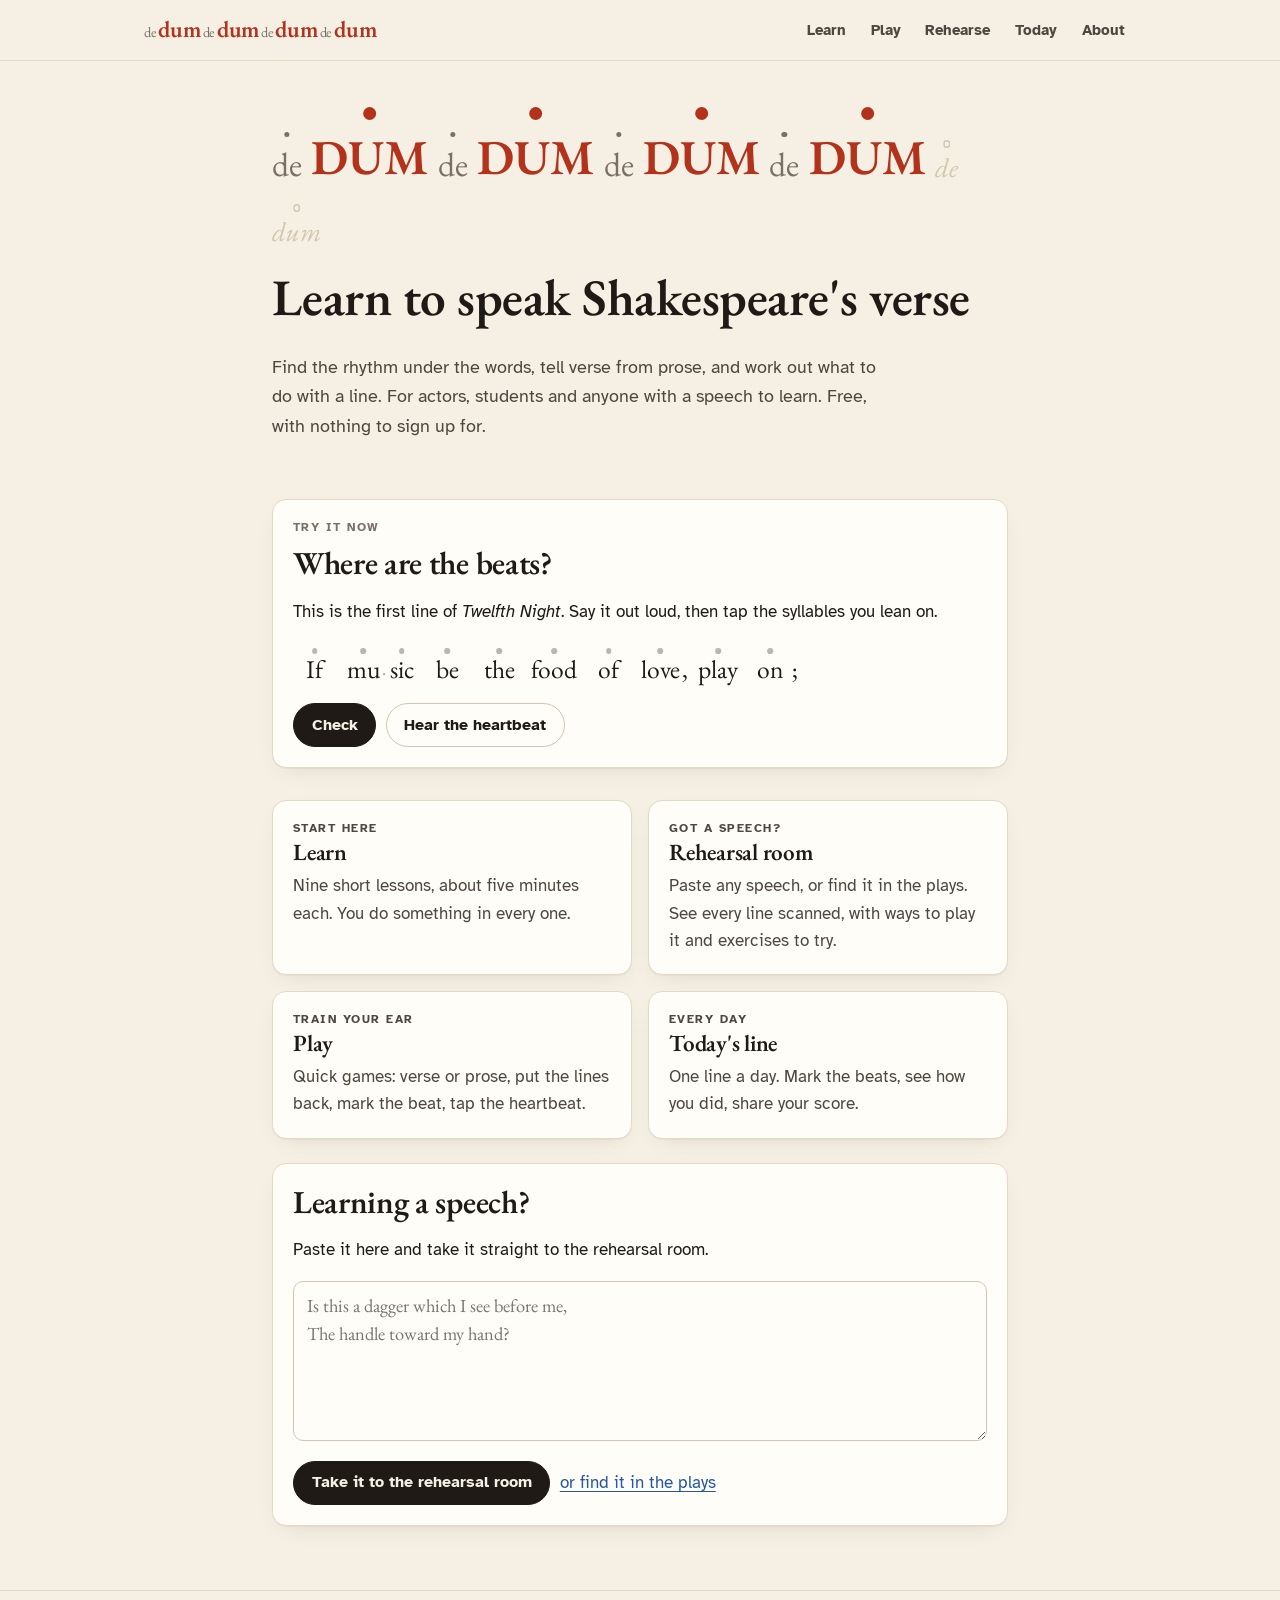
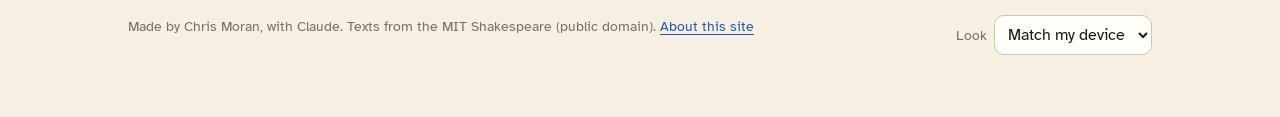
<file: index.html>
<!doctype html>
<html lang="en-GB">
<head>
<meta charset="utf-8">
<meta name="viewport" content="width=device-width, initial-scale=1">
<title>dedumdedumdedum: learn to speak Shakespeare's verse</title>
<meta name="description" content="Hear the rhythm under Shakespeare's words, tell verse from prose, and work out what to do with a line. Lessons, games and a rehearsal room for any speech. Free.">
<meta property="og:title" content="dedumdedumdedum: learn to speak Shakespeare's verse">
<meta property="og:description" content="Hear the rhythm under Shakespeare's words, tell verse from prose, and work out what to do with a line. Lessons, games and a rehearsal room for any speech. Free.">
<link rel="icon" href="assets/img/icon.svg" type="image/svg+xml">
<link rel="preconnect" href="https://fonts.googleapis.com">
<link rel="preconnect" href="https://fonts.gstatic.com" crossorigin>
<link href="https://fonts.googleapis.com/css2?family=Atkinson+Hyperlegible:ital,wght@0,400;0,700;1,400&family=EB+Garamond:ital,wght@0,400;0,500;0,600;1,400;1,500&display=swap" rel="stylesheet">
<link rel="stylesheet" href="assets/css/site.css">
<script>try{var t=JSON.parse(localStorage.getItem("dedum:theme"));if(t==="light"||t==="dark")document.documentElement.setAttribute("data-theme",t)}catch(e){}</script>
<script type="module" src="assets/js/site.js"></script>
<script type="module" src="assets/js/pages/home.js"></script>
</head>
<body>
<a class="skip" href="#main">Skip to content</a>
<header class="site-head"><div class="site-head__inner">
  <a class="mark" href="./" aria-label="dedumdedumdedum, home"><span class="de">de</span><span class="dum">dum</span><span class="de">de</span><span class="dum">dum</span><span class="de">de</span><span class="dum">dum</span><span class="de">de</span><span class="dum">dum</span></a>
  <nav class="site-nav" aria-label="Main"><ul>
    <li><a href="learn.html">Learn</a></li>
    <li><a href="play.html">Play</a></li>
    <li><a href="room.html">Rehearse</a></li>
    <li><a href="today.html">Today</a></li>
    <li><a href="about.html">About</a></li>
  </ul></nav>
</div></header>

<main id="main">
  <div class="wrap">
    <section class="hero" aria-labelledby="title">
      <p class="big-mark" aria-hidden="true"><span class="de">de</span><span class="dum">DUM</span><span class="de">de</span><span class="dum">DUM</span><span class="de">de</span><span class="dum">DUM</span><span class="de">de</span><span class="dum">DUM</span><span class="gap">de</span><span class="gap">dum</span></p>
      <h1 id="title">Learn to speak Shakespeare's verse</h1>
      <p class="lede">Find the rhythm under the words, tell verse from prose, and work out what to do with a line. For actors, students and anyone with a speech to learn. Free, with nothing to sign up for.</p>
    </section>

    <section class="card try" aria-labelledby="try-title">
      <p class="eyebrow">Try it now</p>
      <h2 id="try-title" style="margin-top:0">Where are the beats?</h2>
      <p>This is the first line of <i>Twelfth Night</i>. Say it out loud, then tap the syllables you lean on.</p>
      <div id="try-line" aria-live="off"><p class="small">Loading the line…</p></div>
      <div class="btn-row">
        <button class="btn" id="try-check" type="button">Check</button>
        <button class="btn btn--ghost" id="try-hear" type="button">Hear the heartbeat</button>
        <button class="btn btn--ghost" id="try-again" type="button" hidden>Try again</button>
      </div>
      <div id="try-result" aria-live="polite"></div>
    </section>

    <section aria-labelledby="doors-title">
      <h2 id="doors-title" class="visually-hidden">Where to go</h2>
      <div class="doors">
        <a class="card door" href="learn.html">
          <p class="eyebrow">Start here</p>
          <h3>Learn</h3>
          <p>Nine short lessons, about five minutes each. You do something in every one.</p>
        </a>
        <a class="card door" href="room.html">
          <p class="eyebrow">Got a speech?</p>
          <h3>Rehearsal room</h3>
          <p>Paste any speech, or find it in the plays. See every line scanned, with ways to play it and exercises to try.</p>
        </a>
        <a class="card door" href="play.html">
          <p class="eyebrow">Train your ear</p>
          <h3>Play</h3>
          <p>Quick games: verse or prose, put the lines back, mark the beat, tap the heartbeat.</p>
        </a>
        <a class="card door" href="today.html">
          <p class="eyebrow">Every day</p>
          <h3>Today's line</h3>
          <p>One line a day. Mark the beats, see how you did, share your score.</p>
        </a>
      </div>
    </section>

    <section class="card" aria-labelledby="paste-title">
      <h2 id="paste-title" style="margin-top:0">Learning a speech?</h2>
      <p>Paste it here and take it straight to the rehearsal room.</p>
      <form id="paste-form" action="room.html" method="get">
        <label for="paste" class="visually-hidden">Your speech</label>
        <textarea id="paste" name="text" rows="5" placeholder="Is this a dagger which I see before me,&#10;The handle toward my hand?"></textarea>
        <div class="btn-row" style="margin-top:.7rem">
          <button class="btn" type="submit">Take it to the rehearsal room</button>
          <a href="room.html#find">or find it in the plays</a>
        </div>
      </form>
    </section>
  </div>
</main>

<footer class="site-foot"><div class="wrap--wide">
  <p>Made by Chris Moran, with Claude. Texts from the MIT Shakespeare (public domain). <a href="about.html">About this site</a></p>
  <p><label for="theme">Look</label><select id="theme"><option value="auto">Match my device</option><option value="light">Light</option><option value="dark">Dark</option></select></p>
</div></footer>
</body>
</html>
</file>
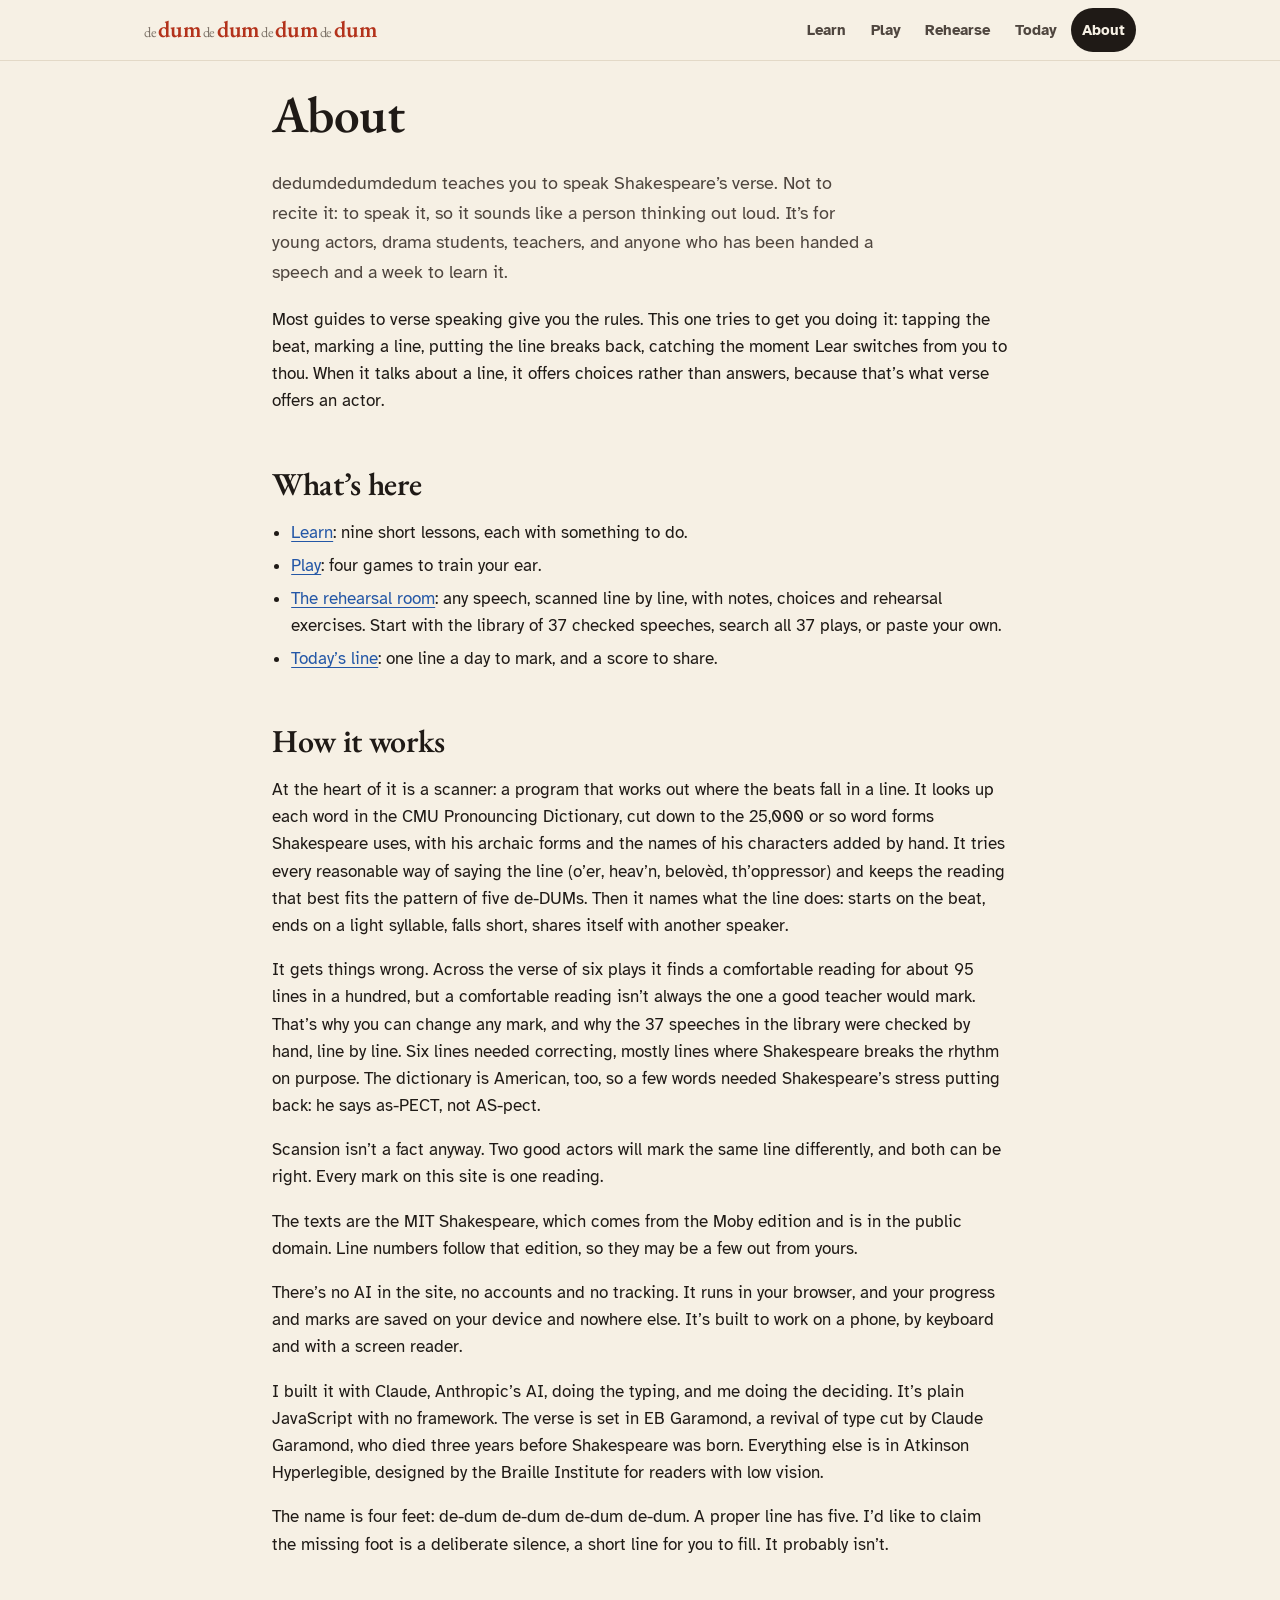
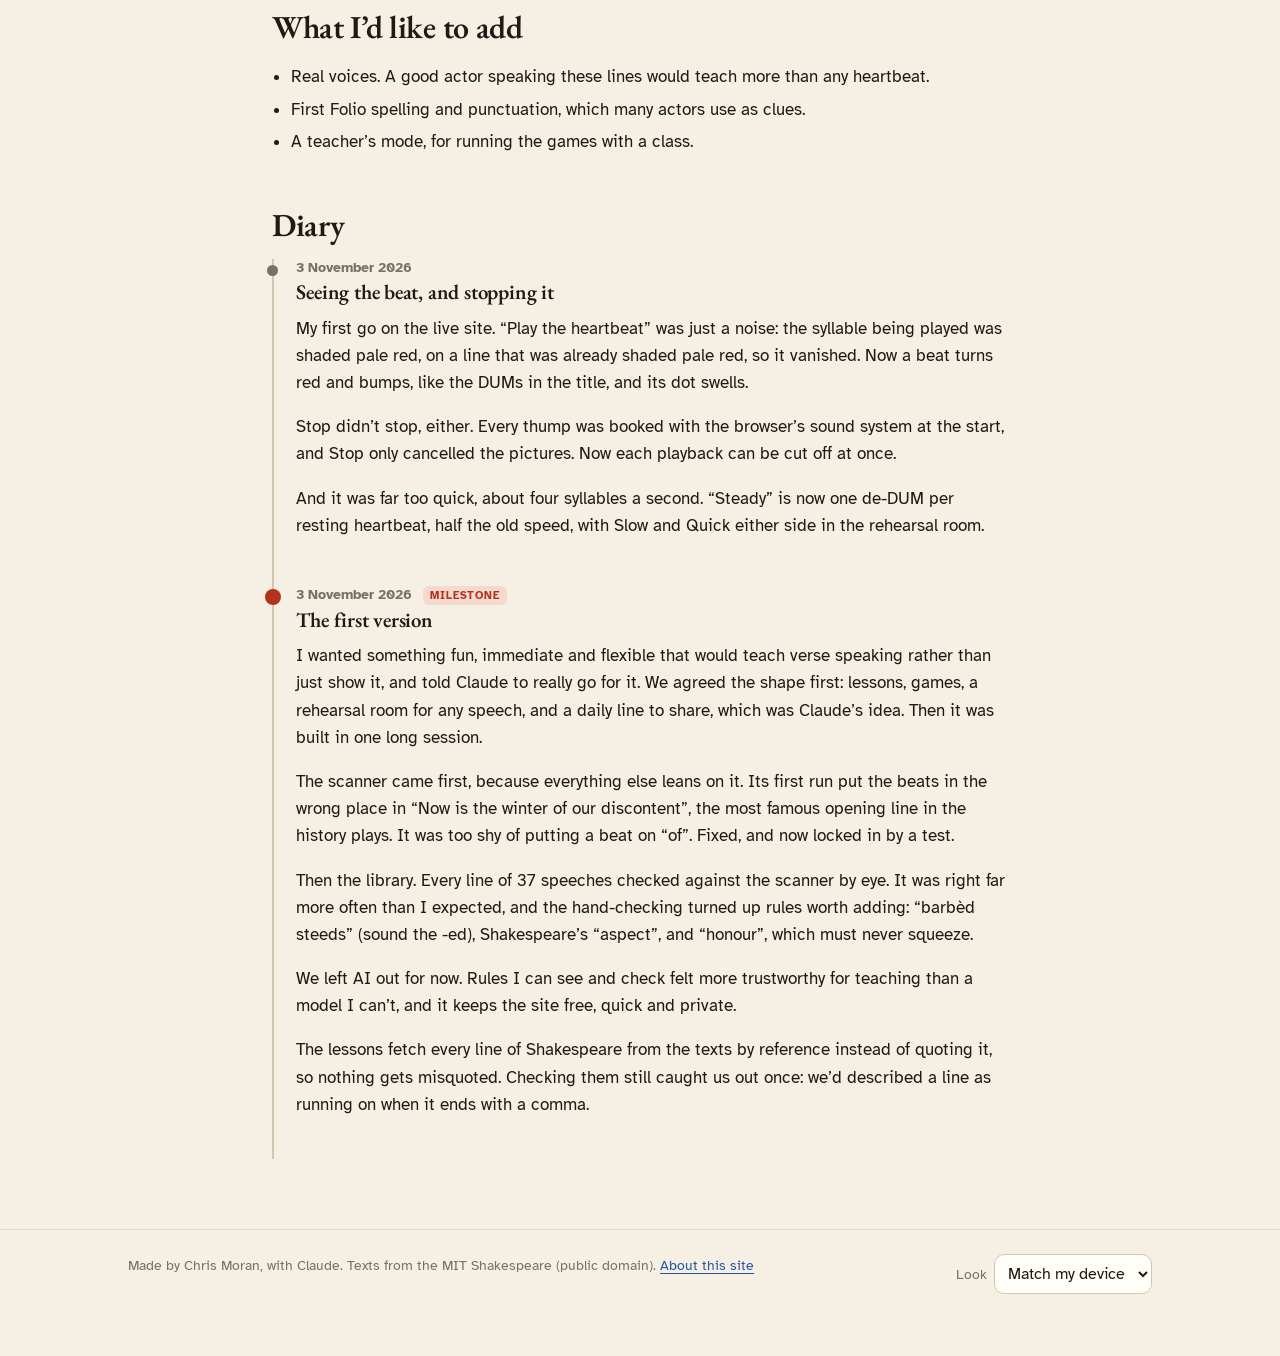
<file: about.html>
<!doctype html>
<html lang="en-GB">
<head>
<meta charset="utf-8">
<meta name="viewport" content="width=device-width, initial-scale=1">
<title>About · dedumdedumdedum</title>
<meta name="description" content="What dedumdedumdedum is, how it works, and a diary of how it was built.">
<meta property="og:title" content="About · dedumdedumdedum">
<meta property="og:description" content="What dedumdedumdedum is, how it works, and a diary of how it was built.">
<link rel="icon" href="assets/img/icon.svg" type="image/svg+xml">
<link rel="preconnect" href="https://fonts.googleapis.com">
<link rel="preconnect" href="https://fonts.gstatic.com" crossorigin>
<link href="https://fonts.googleapis.com/css2?family=Atkinson+Hyperlegible:ital,wght@0,400;0,700;1,400&family=EB+Garamond:ital,wght@0,400;0,500;0,600;1,400;1,500&display=swap" rel="stylesheet">
<link rel="stylesheet" href="assets/css/site.css">
<script>try{var t=JSON.parse(localStorage.getItem("dedum:theme"));if(t==="light"||t==="dark")document.documentElement.setAttribute("data-theme",t)}catch(e){}</script>
<script type="module" src="assets/js/site.js"></script>
<link rel="stylesheet" href="assets/css/about.css">
</head>
<body>
<a class="skip" href="#main">Skip to content</a>
<header class="site-head"><div class="site-head__inner">
  <a class="mark" href="./" aria-label="dedumdedumdedum, home"><span class="de">de</span><span class="dum">dum</span><span class="de">de</span><span class="dum">dum</span><span class="de">de</span><span class="dum">dum</span><span class="de">de</span><span class="dum">dum</span></a>
  <nav class="site-nav" aria-label="Main"><ul>
    <li><a href="learn.html">Learn</a></li>
    <li><a href="play.html">Play</a></li>
    <li><a href="room.html">Rehearse</a></li>
    <li><a href="today.html">Today</a></li>
    <li><a href="about.html" aria-current="page">About</a></li>
  </ul></nav>
</div></header>

<main id="main">
  <div class="wrap about">
    <h1>About</h1>

    <p class="lede">dedumdedumdedum teaches you to speak Shakespeare’s verse. Not to recite it: to speak it, so it sounds like a person thinking out loud. It’s for young actors, drama students, teachers, and anyone who has been handed a speech and a week to learn it.</p>

    <p>Most guides to verse speaking give you the rules. This one tries to get you doing it: tapping the beat, marking a line, putting the line breaks back, catching the moment Lear switches from you to thou. When it talks about a line, it offers choices rather than answers, because that’s what verse offers an actor.</p>

    <h2>What’s here</h2>
    <ul>
      <li><a href="learn.html">Learn</a>: nine short lessons, each with something to do.</li>
      <li><a href="play.html">Play</a>: four games to train your ear.</li>
      <li><a href="room.html">The rehearsal room</a>: any speech, scanned line by line, with notes, choices and rehearsal exercises. Start with the library of 37 checked speeches, search all 37 plays, or paste your own.</li>
      <li><a href="today.html">Today’s line</a>: one line a day to mark, and a score to share.</li>
    </ul>

    <h2>How it works</h2>
    <p>At the heart of it is a scanner: a program that works out where the beats fall in a line. It looks up each word in the CMU Pronouncing Dictionary, cut down to the 25,000 or so word forms Shakespeare uses, with his archaic forms and the names of his characters added by hand. It tries every reasonable way of saying the line (o’er, heav’n, belovèd, th’oppressor) and keeps the reading that best fits the pattern of five de-DUMs. Then it names what the line does: starts on the beat, ends on a light syllable, falls short, shares itself with another speaker.</p>
    <p>It gets things wrong. Across the verse of six plays it finds a comfortable reading for about 95 lines in a hundred, but a comfortable reading isn’t always the one a good teacher would mark. That’s why you can change any mark, and why the 37 speeches in the library were checked by hand, line by line. Six lines needed correcting, mostly lines where Shakespeare breaks the rhythm on purpose. The dictionary is American, too, so a few words needed Shakespeare’s stress putting back: he says as-PECT, not AS-pect.</p>
    <p>Scansion isn’t a fact anyway. Two good actors will mark the same line differently, and both can be right. Every mark on this site is one reading.</p>
    <p>The texts are the MIT Shakespeare, which comes from the Moby edition and is in the public domain. Line numbers follow that edition, so they may be a few out from yours.</p>
    <p>There’s no AI in the site, no accounts and no tracking. It runs in your browser, and your progress and marks are saved on your device and nowhere else. It’s built to work on a phone, by keyboard and with a screen reader.</p>
    <p>I built it with Claude, Anthropic’s AI, doing the typing, and me doing the deciding. It’s plain JavaScript with no framework. The verse is set in EB Garamond, a revival of type cut by Claude Garamond, who died three years before Shakespeare was born. Everything else is in Atkinson Hyperlegible, designed by the Braille Institute for readers with low vision.</p>
    <p>The name is four feet: de-dum de-dum de-dum de-dum. A proper line has five. I’d like to claim the missing foot is a deliberate silence, a short line for you to fill. It probably isn’t.</p>

    <h2>What I’d like to add</h2>
    <ul>
      <li>Real voices. A good actor speaking these lines would teach more than any heartbeat.</li>
      <li>First Folio spelling and punctuation, which many actors use as clues.</li>
      <li>A teacher’s mode, for running the games with a class.</li>
    </ul>

    <h2>Diary</h2>
    <ol class="diary" reversed>
      <li>
        <p class="diary-date"><time datetime="2026-11-03">3 November 2026</time></p>
        <h3>Seeing the beat, and stopping it</h3>
        <p>My first go on the live site. “Play the heartbeat” was just a noise: the syllable being played was shaded pale red, on a line that was already shaded pale red, so it vanished. Now a beat turns red and bumps, like the DUMs in the title, and its dot swells.</p>
        <p>Stop didn’t stop, either. Every thump was booked with the browser’s sound system at the start, and Stop only cancelled the pictures. Now each playback can be cut off at once.</p>
        <p>And it was far too quick, about four syllables a second. “Steady” is now one de-DUM per resting heartbeat, half the old speed, with Slow and Quick either side in the rehearsal room.</p>
      </li>
      <li class="milestone">
        <p class="diary-date"><time datetime="2026-11-03">3 November 2026</time> <span class="tag">Milestone</span></p>
        <h3>The first version</h3>
        <p>I wanted something fun, immediate and flexible that would teach verse speaking rather than just show it, and told Claude to really go for it. We agreed the shape first: lessons, games, a rehearsal room for any speech, and a daily line to share, which was Claude’s idea. Then it was built in one long session.</p>
        <p>The scanner came first, because everything else leans on it. Its first run put the beats in the wrong place in “Now is the winter of our discontent”, the most famous opening line in the history plays. It was too shy of putting a beat on “of”. Fixed, and now locked in by a test.</p>
        <p>Then the library. Every line of 37 speeches checked against the scanner by eye. It was right far more often than I expected, and the hand-checking turned up rules worth adding: “barbèd steeds” (sound the -ed), Shakespeare’s “aspect”, and “honour”, which must never squeeze.</p>
        <p>We left AI out for now. Rules I can see and check felt more trustworthy for teaching than a model I can’t, and it keeps the site free, quick and private.</p>
        <p>The lessons fetch every line of Shakespeare from the texts by reference instead of quoting it, so nothing gets misquoted. Checking them still caught us out once: we’d described a line as running on when it ends with a comma.</p>
      </li>
    </ol>
  </div>
</main>

<footer class="site-foot"><div class="wrap--wide">
  <p>Made by Chris Moran, with Claude. Texts from the MIT Shakespeare (public domain). <a href="about.html">About this site</a></p>
  <p><label for="theme">Look</label><select id="theme"><option value="auto">Match my device</option><option value="light">Light</option><option value="dark">Dark</option></select></p>
</div></footer>
</body>
</html>
</file>
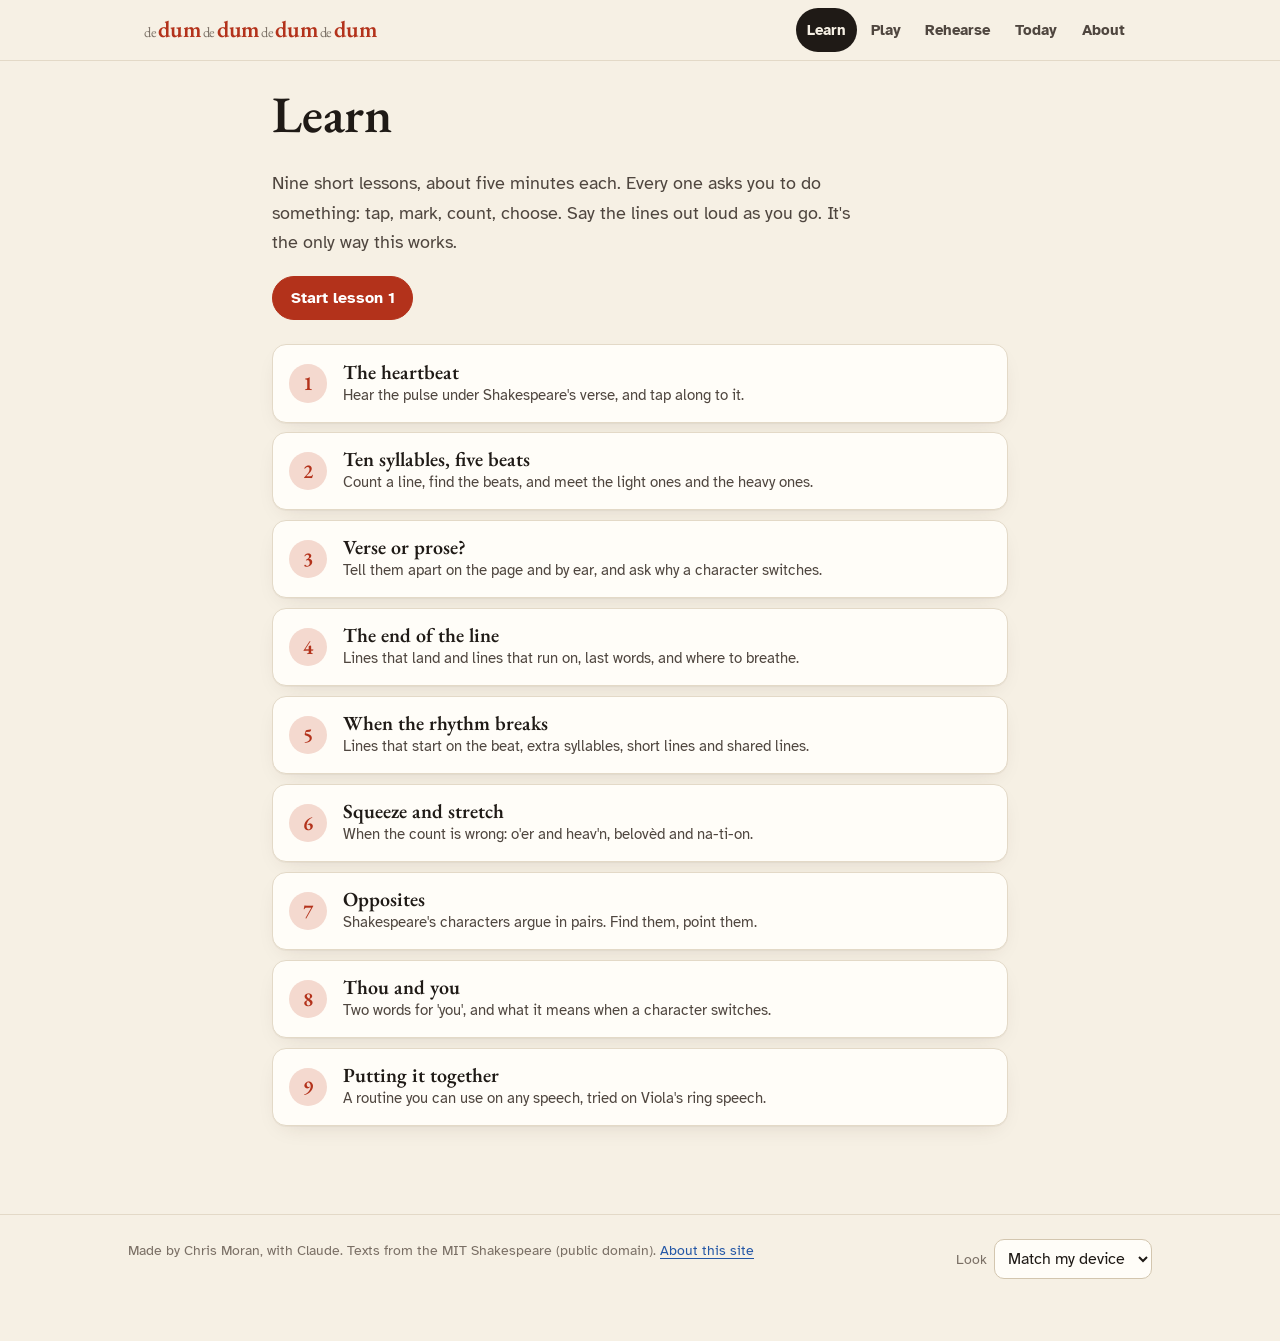
<file: learn.html>
<!doctype html>
<html lang="en-GB">
<head>
<meta charset="utf-8">
<meta name="viewport" content="width=device-width, initial-scale=1">
<title>Learn · dedumdedumdedum</title>
<meta name="description" content="Nine short lessons in speaking Shakespeare's verse: the heartbeat, verse and prose, line endings, broken rhythms, squeezes, opposites, thou and you.">
<meta property="og:title" content="Learn · dedumdedumdedum">
<meta property="og:description" content="Nine short lessons in speaking Shakespeare's verse: the heartbeat, verse and prose, line endings, broken rhythms, squeezes, opposites, thou and you.">
<link rel="icon" href="assets/img/icon.svg" type="image/svg+xml">
<link rel="preconnect" href="https://fonts.googleapis.com">
<link rel="preconnect" href="https://fonts.gstatic.com" crossorigin>
<link href="https://fonts.googleapis.com/css2?family=Atkinson+Hyperlegible:ital,wght@0,400;0,700;1,400&family=EB+Garamond:ital,wght@0,400;0,500;0,600;1,400;1,500&display=swap" rel="stylesheet">
<link rel="stylesheet" href="assets/css/site.css">
<script>try{var t=JSON.parse(localStorage.getItem("dedum:theme"));if(t==="light"||t==="dark")document.documentElement.setAttribute("data-theme",t)}catch(e){}</script>
<script type="module" src="assets/js/site.js"></script>
<link rel="stylesheet" href="assets/css/learn.css">
<script type="module" src="assets/js/pages/learn.js"></script>
</head>
<body>
<a class="skip" href="#main">Skip to content</a>
<header class="site-head"><div class="site-head__inner">
  <a class="mark" href="./" aria-label="dedumdedumdedum, home"><span class="de">de</span><span class="dum">dum</span><span class="de">de</span><span class="dum">dum</span><span class="de">de</span><span class="dum">dum</span><span class="de">de</span><span class="dum">dum</span></a>
  <nav class="site-nav" aria-label="Main"><ul>
    <li><a href="learn.html" aria-current="page">Learn</a></li>
    <li><a href="play.html">Play</a></li>
    <li><a href="room.html">Rehearse</a></li>
    <li><a href="today.html">Today</a></li>
    <li><a href="about.html">About</a></li>
  </ul></nav>
</div></header>

<main id="main">
  <div class="wrap">
    <div id="lesson-root" aria-live="off">
      <h1>Learn</h1>
      <p class="small">Loading the lessons…</p>
    </div>
  </div>
</main>

<footer class="site-foot"><div class="wrap--wide">
  <p>Made by Chris Moran, with Claude. Texts from the MIT Shakespeare (public domain). <a href="about.html">About this site</a></p>
  <p><label for="theme">Look</label><select id="theme"><option value="auto">Match my device</option><option value="light">Light</option><option value="dark">Dark</option></select></p>
</div></footer>
</body>
</html>
</file>
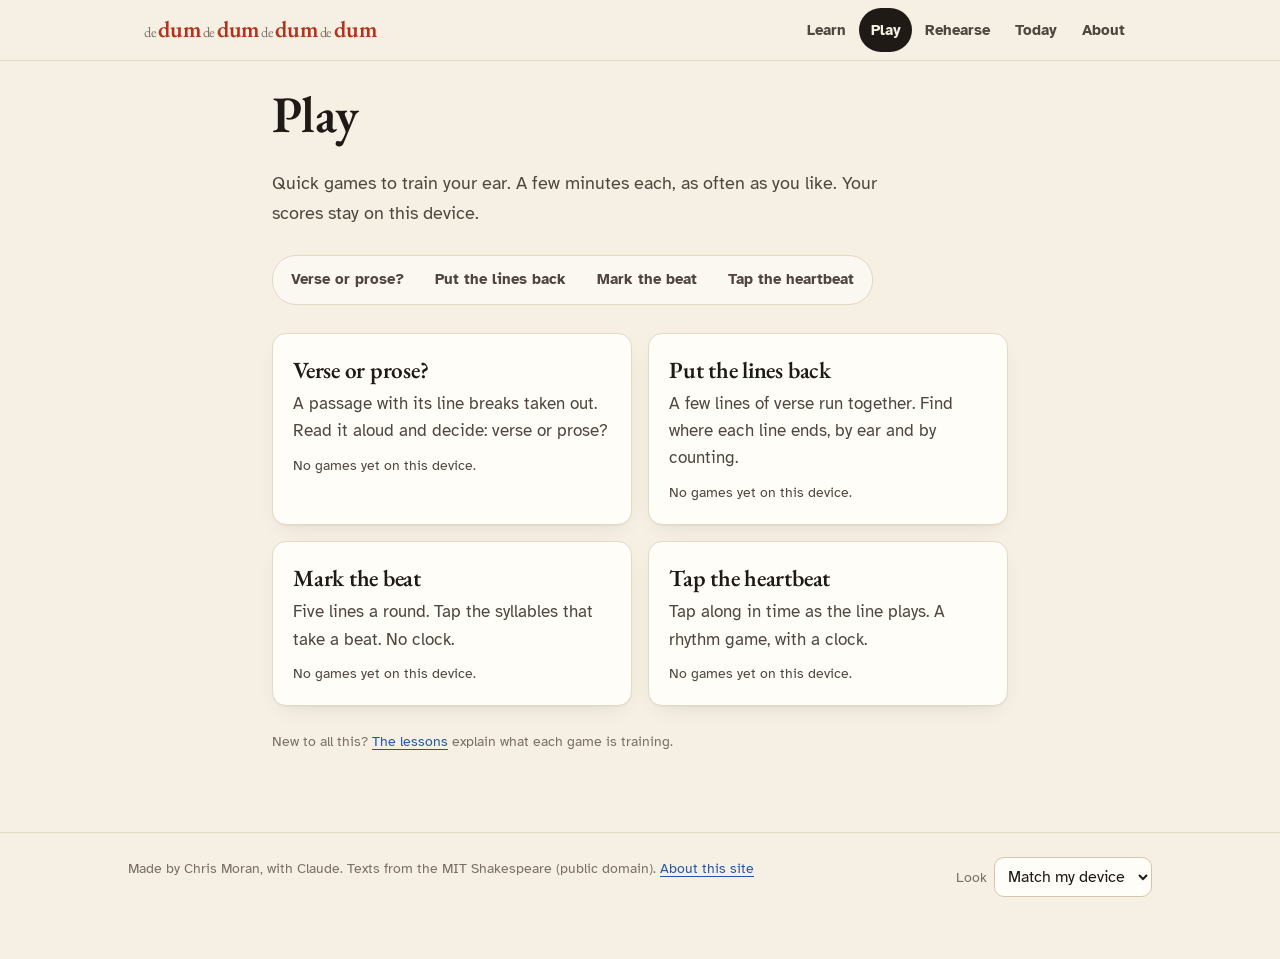
<file: play.html>
<!doctype html>
<html lang="en-GB">
<head>
<meta charset="utf-8">
<meta name="viewport" content="width=device-width, initial-scale=1">
<title>Play · dedumdedumdedum</title>
<meta name="description" content="Quick games to train your ear for Shakespeare's verse: verse or prose, put the lines back, mark the beat, tap the heartbeat.">
<meta property="og:title" content="Play · dedumdedumdedum">
<meta property="og:description" content="Quick games to train your ear for Shakespeare's verse: verse or prose, put the lines back, mark the beat, tap the heartbeat.">
<link rel="icon" href="assets/img/icon.svg" type="image/svg+xml">
<link rel="preconnect" href="https://fonts.googleapis.com">
<link rel="preconnect" href="https://fonts.gstatic.com" crossorigin>
<link href="https://fonts.googleapis.com/css2?family=Atkinson+Hyperlegible:ital,wght@0,400;0,700;1,400&family=EB+Garamond:ital,wght@0,400;0,500;0,600;1,400;1,500&display=swap" rel="stylesheet">
<link rel="stylesheet" href="assets/css/site.css">
<script>try{var t=JSON.parse(localStorage.getItem("dedum:theme"));if(t==="light"||t==="dark")document.documentElement.setAttribute("data-theme",t)}catch(e){}</script>
<script type="module" src="assets/js/site.js"></script>
<link rel="stylesheet" href="assets/css/play.css">
<script type="module" src="assets/js/pages/play.js"></script>
</head>
<body>
<a class="skip" href="#main">Skip to content</a>
<header class="site-head"><div class="site-head__inner">
  <a class="mark" href="./" aria-label="dedumdedumdedum, home"><span class="de">de</span><span class="dum">dum</span><span class="de">de</span><span class="dum">dum</span><span class="de">de</span><span class="dum">dum</span><span class="de">de</span><span class="dum">dum</span></a>
  <nav class="site-nav" aria-label="Main"><ul>
    <li><a href="learn.html">Learn</a></li>
    <li><a href="play.html" aria-current="page">Play</a></li>
    <li><a href="room.html">Rehearse</a></li>
    <li><a href="today.html">Today</a></li>
    <li><a href="about.html">About</a></li>
  </ul></nav>
</div></header>

<main id="main">
  <div class="wrap">
    <h1>Play</h1>
    <p class="lede">Quick games to train your ear. A few minutes each, as often as you like. Your scores stay on this device.</p>
    <nav aria-label="Games">
      <div class="seg game-tabs" id="game-tabs" role="group" aria-label="Choose a game">
        <button type="button" data-game="verse-prose" aria-pressed="false">Verse or prose?</button>
        <button type="button" data-game="relineate" aria-pressed="false">Put the lines back</button>
        <button type="button" data-game="mark" aria-pressed="false">Mark the beat</button>
        <button type="button" data-game="tap" aria-pressed="false">Tap the heartbeat</button>
      </div>
    </nav>
    <div id="game" class="game"><p class="small">Loading…</p></div>
  </div>
</main>

<footer class="site-foot"><div class="wrap--wide">
  <p>Made by Chris Moran, with Claude. Texts from the MIT Shakespeare (public domain). <a href="about.html">About this site</a></p>
  <p><label for="theme">Look</label><select id="theme"><option value="auto">Match my device</option><option value="light">Light</option><option value="dark">Dark</option></select></p>
</div></footer>
</body>
</html>
</file>
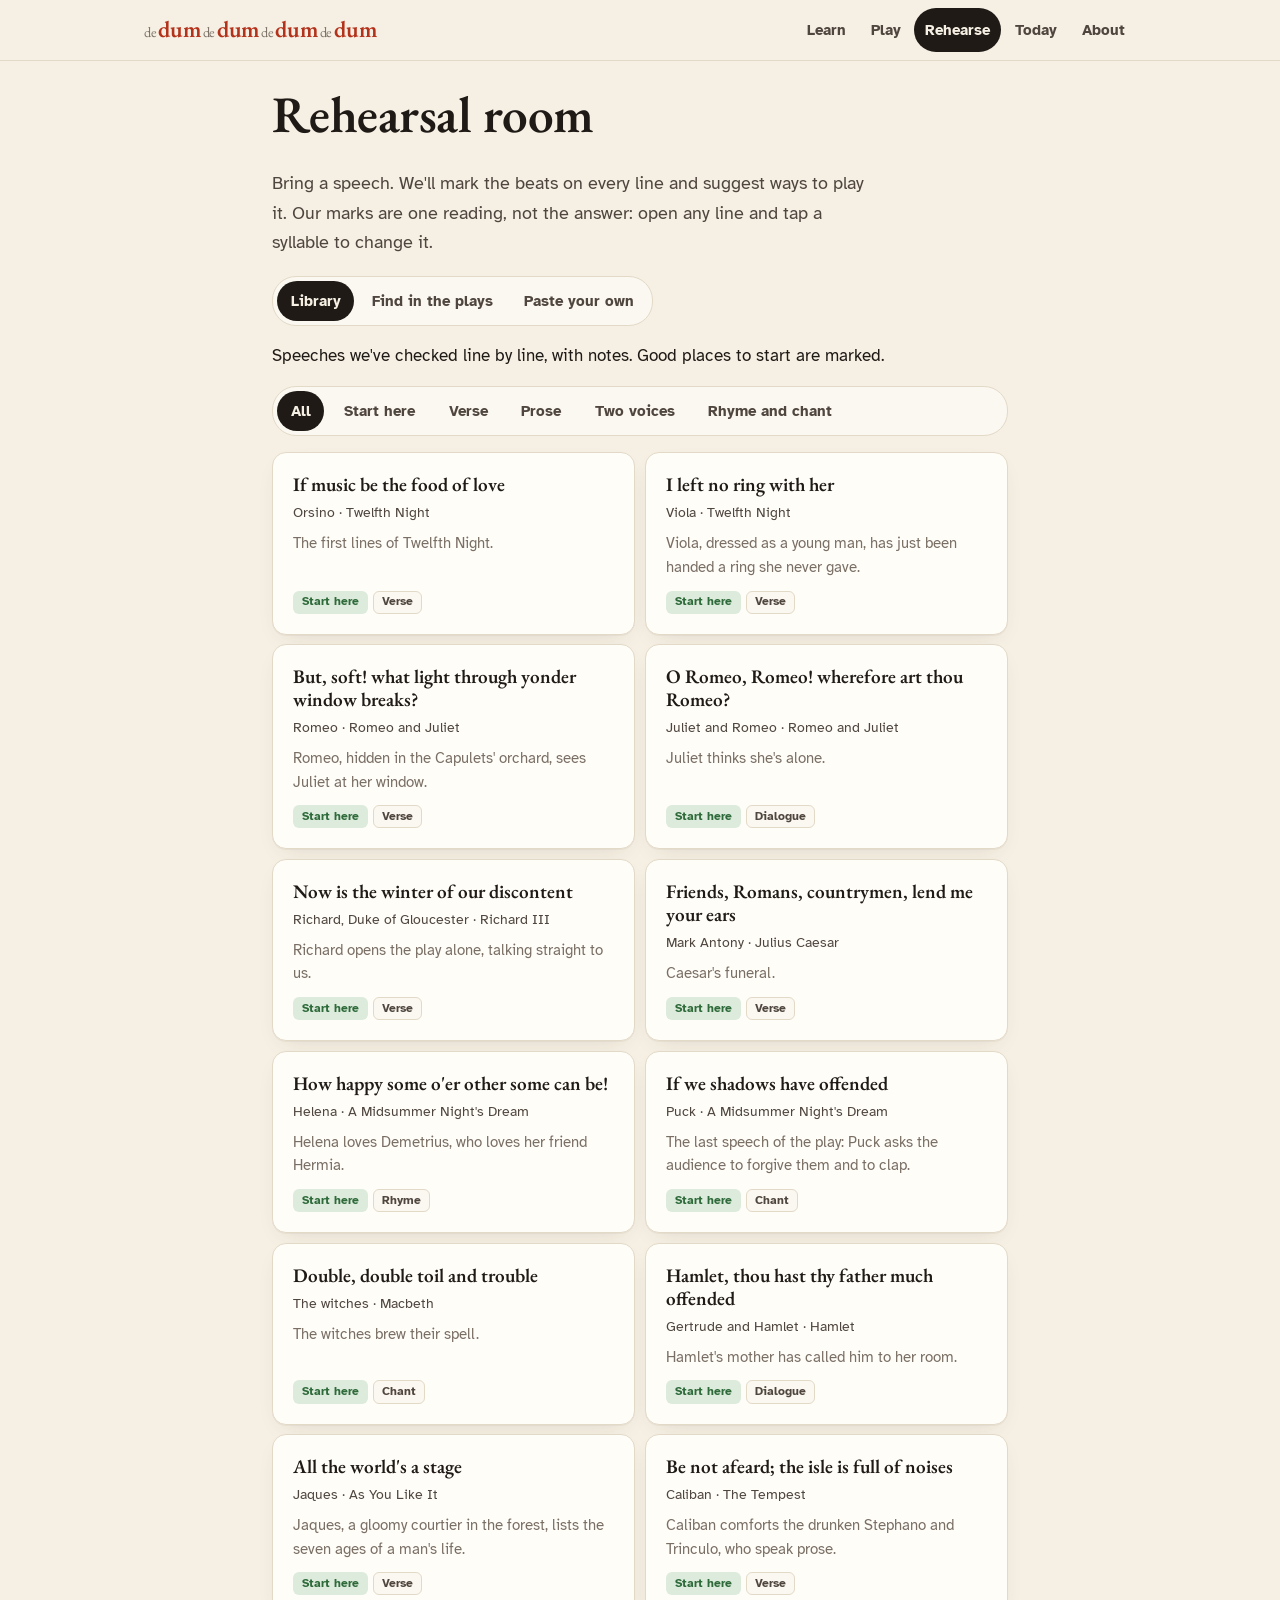
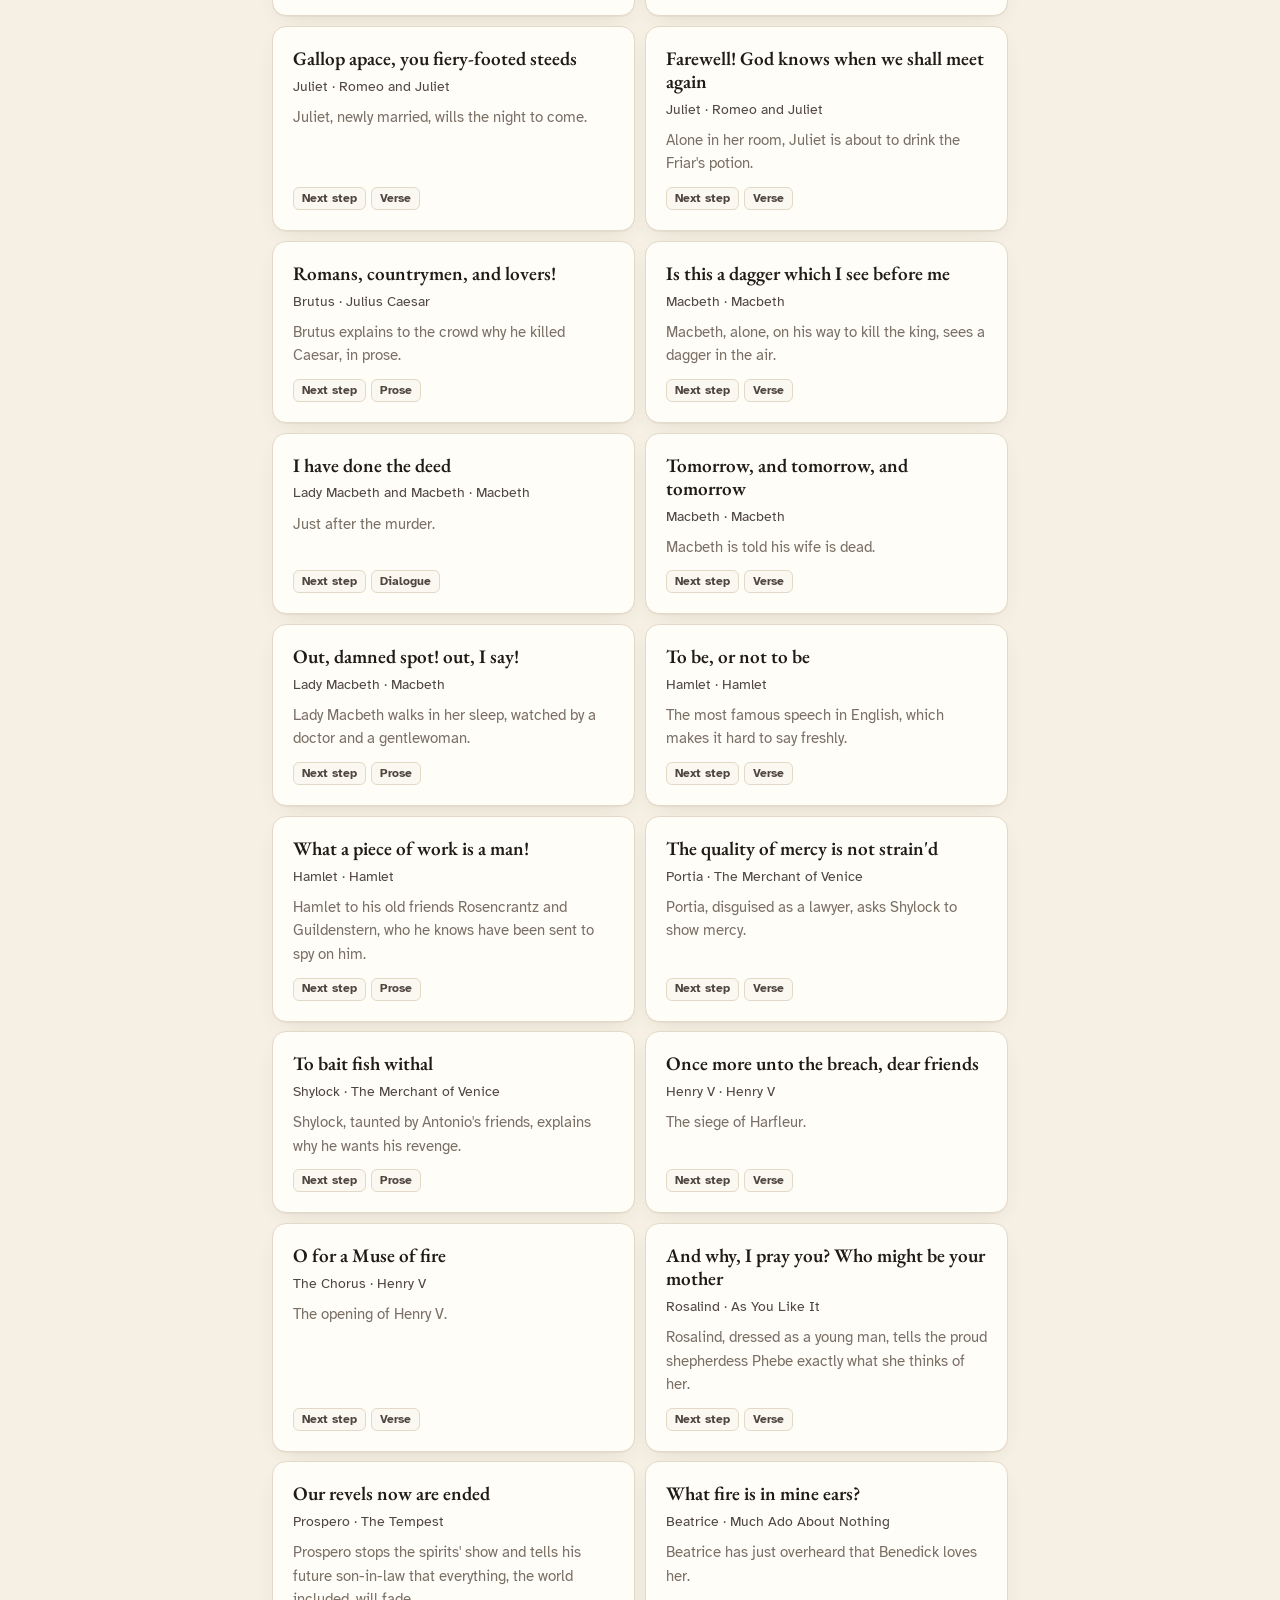
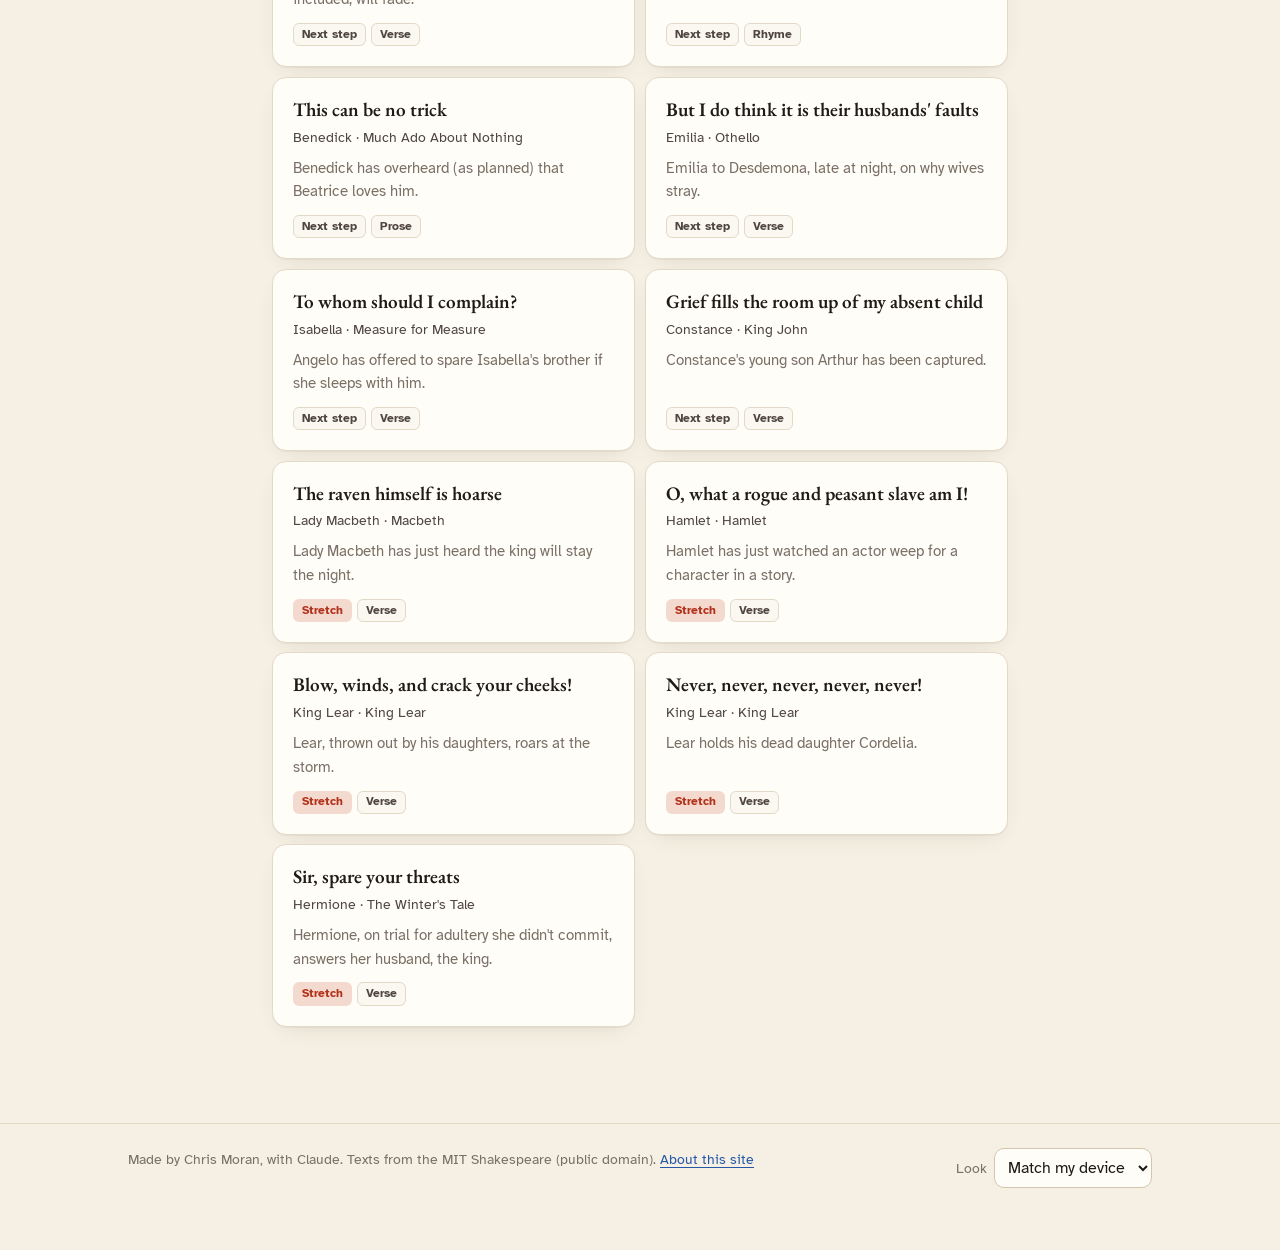
<file: room.html>
<!doctype html>
<html lang="en-GB">
<head>
<meta charset="utf-8">
<meta name="viewport" content="width=device-width, initial-scale=1">
<title>Rehearsal room · dedumdedumdedum</title>
<meta name="description" content="Paste any Shakespeare speech, or find it in the plays. Every line scanned, with ways to play it and rehearsal exercises to try.">
<meta property="og:title" content="Rehearsal room · dedumdedumdedum">
<meta property="og:description" content="Paste any Shakespeare speech, or find it in the plays. Every line scanned, with ways to play it and rehearsal exercises to try.">
<link rel="icon" href="assets/img/icon.svg" type="image/svg+xml">
<link rel="preconnect" href="https://fonts.googleapis.com">
<link rel="preconnect" href="https://fonts.gstatic.com" crossorigin>
<link href="https://fonts.googleapis.com/css2?family=Atkinson+Hyperlegible:ital,wght@0,400;0,700;1,400&family=EB+Garamond:ital,wght@0,400;0,500;0,600;1,400;1,500&display=swap" rel="stylesheet">
<link rel="stylesheet" href="assets/css/site.css">
<script>try{var t=JSON.parse(localStorage.getItem("dedum:theme"));if(t==="light"||t==="dark")document.documentElement.setAttribute("data-theme",t)}catch(e){}</script>
<script type="module" src="assets/js/site.js"></script>
<script type="module" src="assets/js/pages/room.js"></script>
</head>
<body>
<a class="skip" href="#main">Skip to content</a>
<header class="site-head"><div class="site-head__inner">
  <a class="mark" href="./" aria-label="dedumdedumdedum, home"><span class="de">de</span><span class="dum">dum</span><span class="de">de</span><span class="dum">dum</span><span class="de">de</span><span class="dum">dum</span><span class="de">de</span><span class="dum">dum</span></a>
  <nav class="site-nav" aria-label="Main"><ul>
    <li><a href="learn.html">Learn</a></li>
    <li><a href="play.html">Play</a></li>
    <li><a href="room.html" aria-current="page">Rehearse</a></li>
    <li><a href="today.html">Today</a></li>
    <li><a href="about.html">About</a></li>
  </ul></nav>
</div></header>

<main id="main">
  <div class="wrap">
    <h1>Rehearsal room</h1>
    <p class="lede">Bring a speech. We'll mark the beats on every line and suggest ways to play it. Our marks are one reading, not the answer: open any line and tap a syllable to change it.</p>

    <section id="chooser" class="chooser" aria-labelledby="choose-title">
      <h2 id="choose-title" class="visually-hidden">Choose a speech</h2>
      <div class="seg" role="group" aria-label="How to choose a speech">
        <button type="button" data-pane="library" aria-pressed="true">Library</button>
        <button type="button" data-pane="find" aria-pressed="false">Find in the plays</button>
        <button type="button" data-pane="paste" aria-pressed="false">Paste your own</button>
      </div>

      <div class="pane" id="pane-library">
        <p>Speeches we've checked line by line, with notes. Good places to start are marked.</p>
        <div class="lib-filters seg" role="group" aria-label="Filter the library" id="lib-filters"></div>
        <ul class="lib-list" id="lib-list"><li class="small">Loading the library…</li></ul>
      </div>

      <div class="pane" id="pane-find" hidden>
        <p>Every speech of six lines or more in all 37 plays. Search by the first words or the character, or browse.</p>
        <label for="find-q">Search</label>
        <input type="search" id="find-q" placeholder="e.g. Now is the winter, or Juliet" autocomplete="off">
        <div class="field-row">
          <div>
            <label for="find-play">Play</label>
            <select id="find-play"><option value="">Choose a play</option></select>
          </div>
          <div>
            <label for="find-who">Character</label>
            <select id="find-who" disabled><option value="">Choose a character</option></select>
          </div>
        </div>
        <p id="find-status" class="small" aria-live="polite"></p>
        <ul class="result-list" id="find-results"></ul>
      </div>

      <div class="pane" id="pane-paste" hidden>
        <label for="paste-text">Your speech</label>
        <p class="small">Keep the line breaks as they are in your script. Speaker names on their own line are fine.</p>
        <textarea id="paste-text" rows="10" placeholder="Is this a dagger which I see before me,&#10;The handle toward my hand? Come, let me clutch thee."></textarea>
        <div class="btn-row" style="margin-top:.7rem"><button class="btn" type="button" id="paste-go">Scan it</button></div>
      </div>
    </section>

    <section id="speech" hidden aria-labelledby="speech-title">
      <div class="speech-head">
        <p class="eyebrow" id="speech-eyebrow"></p>
        <h2 id="speech-title" tabindex="-1"></h2>
        <p class="cite" id="speech-cite"></p>
        <div class="btn-row">
          <button class="btn btn--ghost btn--small" type="button" id="choose-again">Choose another speech</button>
          <button class="btn btn--ghost btn--small" type="button" id="whole-speech" hidden>Open the whole speech</button>
          <button class="btn btn--ghost btn--small" type="button" id="copy-link">Copy a link</button>
        </div>
      </div>
      <div id="about-box"></div>

      <div class="toolbar" role="group" aria-label="How to show the speech">
        <div class="seg" role="group" aria-label="View" id="views">
          <button type="button" data-view="beats" aria-pressed="true">Beats</button>
          <button type="button" data-view="thoughts" aria-pressed="false">Thoughts</button>
          <button type="button" data-view="ends" aria-pressed="false">Line ends</button>
          <button type="button" data-view="breath" aria-pressed="false">Breath</button>
          <button type="button" data-view="words" aria-pressed="false">Key words</button>
        </div>
        <label class="toggle" id="t-try-wrap"><input type="checkbox" id="t-try"> Mark it yourself first</label>
        <label class="toggle" id="t-feet-wrap"><input type="checkbox" id="t-feet"> Show feet</label>
        <div class="seg seg--small" role="group" aria-label="Heartbeat speed" id="speed"></div>
        <button class="btn btn--small" type="button" id="play-all">Play the heartbeat</button>
      </div>
      <div id="view-help" class="view-help" aria-live="polite"></div>
      <div id="key-holder"></div>
      <div id="passage"></div>
    </section>
  </div>
</main>

<footer class="site-foot"><div class="wrap--wide">
  <p>Made by Chris Moran, with Claude. Texts from the MIT Shakespeare (public domain). <a href="about.html">About this site</a></p>
  <p><label for="theme">Look</label><select id="theme"><option value="auto">Match my device</option><option value="light">Light</option><option value="dark">Dark</option></select></p>
</div></footer>
</body>
</html>
</file>
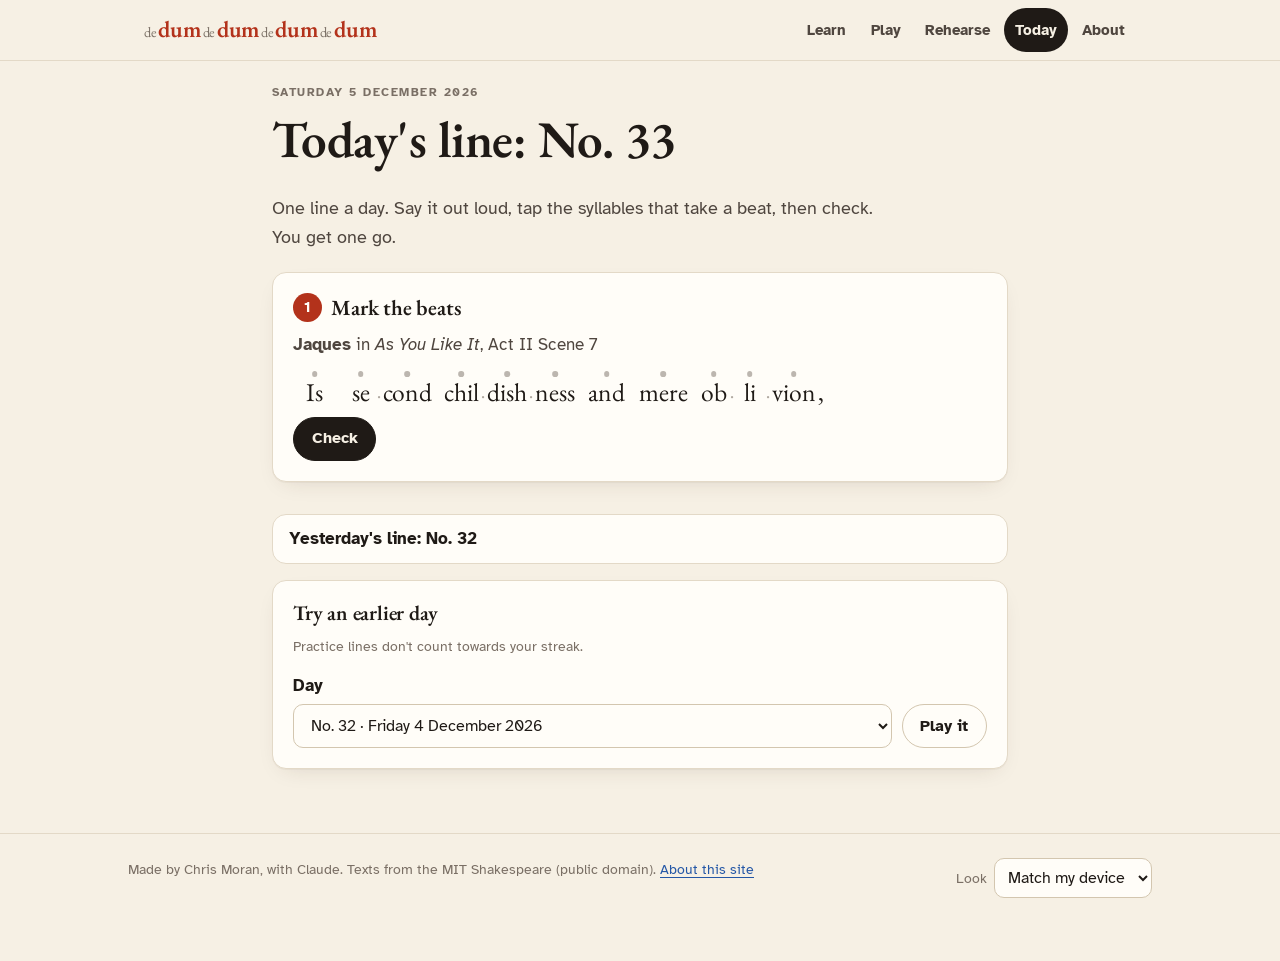
<file: today.html>
<!doctype html>
<html lang="en-GB">
<head>
<meta charset="utf-8">
<meta name="viewport" content="width=device-width, initial-scale=1">
<title>Today's line · dedumdedumdedum</title>
<meta name="description" content="One line of Shakespeare a day. Mark the beats, spot the twist, share your score.">
<meta property="og:title" content="Today's line · dedumdedumdedum">
<meta property="og:description" content="One line of Shakespeare a day. Mark the beats, spot the twist, share your score.">
<link rel="icon" href="assets/img/icon.svg" type="image/svg+xml">
<link rel="preconnect" href="https://fonts.googleapis.com">
<link rel="preconnect" href="https://fonts.gstatic.com" crossorigin>
<link href="https://fonts.googleapis.com/css2?family=Atkinson+Hyperlegible:ital,wght@0,400;0,700;1,400&family=EB+Garamond:ital,wght@0,400;0,500;0,600;1,400;1,500&display=swap" rel="stylesheet">
<link rel="stylesheet" href="assets/css/site.css">
<script>try{var t=JSON.parse(localStorage.getItem("dedum:theme"));if(t==="light"||t==="dark")document.documentElement.setAttribute("data-theme",t)}catch(e){}</script>
<script type="module" src="assets/js/site.js"></script>
<link rel="stylesheet" href="assets/css/today.css">
<script type="module" src="assets/js/pages/today.js"></script>
</head>
<body>
<a class="skip" href="#main">Skip to content</a>
<header class="site-head"><div class="site-head__inner">
  <a class="mark" href="./" aria-label="dedumdedumdedum, home"><span class="de">de</span><span class="dum">dum</span><span class="de">de</span><span class="dum">dum</span><span class="de">de</span><span class="dum">dum</span><span class="de">de</span><span class="dum">dum</span></a>
  <nav class="site-nav" aria-label="Main"><ul>
    <li><a href="learn.html">Learn</a></li>
    <li><a href="play.html">Play</a></li>
    <li><a href="room.html">Rehearse</a></li>
    <li><a href="today.html" aria-current="page">Today</a></li>
    <li><a href="about.html">About</a></li>
  </ul></nav>
</div></header>

<main id="main">
  <div class="wrap today">
    <p class="eyebrow" id="t-date">Today</p>
    <h1 id="t-title">Today's line</h1>
    <p class="lede" id="t-lede">One line a day. Say it out loud, tap the syllables that take a beat, then check. You get one go.</p>

    <section class="card t-step" id="t-step1" aria-labelledby="t-step1-title">
      <h2 id="t-step1-title" class="t-step__title"><span class="t-num" aria-hidden="true">1</span> Mark the beats</h2>
      <p class="t-who" id="t-who"></p>
      <div id="t-line"><p class="small">Loading today's line…</p></div>
      <div class="btn-row">
        <button class="btn" type="button" id="t-check">Check</button>
      </div>
      <div id="t-result" aria-live="polite"></div>
    </section>

    <section class="card t-step" id="t-step2" hidden aria-labelledby="t-step2-title">
      <h2 id="t-step2-title" class="t-step__title"><span class="t-num" aria-hidden="true">2</span> What's the twist in this line?</h2>
      <p class="small">One answer. The others aren't in this line.</p>
      <div class="t-options" id="t-options" role="group" aria-labelledby="t-step2-title"></div>
      <div id="t-answer" aria-live="polite"></div>
    </section>

    <section class="card t-step" id="t-step3" hidden aria-labelledby="t-step3-title">
      <h2 id="t-step3-title" class="t-step__title"><span class="t-num" aria-hidden="true">3</span> <span id="t-step3-heading">Your result</span></h2>
      <pre class="t-share" id="t-share-text"></pre>
      <div class="btn-row">
        <button class="btn btn--red" type="button" id="t-share">Share</button>
        <a class="btn btn--ghost" id="t-room" href="room.html">Open this speech in the rehearsal room</a>
      </div>
      <dl class="t-stats" id="t-stats"></dl>
      <p class="t-tomorrow" id="t-tomorrow"></p>
    </section>

    <section class="t-more" aria-labelledby="t-more-title">
      <h2 id="t-more-title" class="visually-hidden">More lines</h2>
      <div id="t-yesterday"></div>
      <div id="t-practice"></div>
    </section>
  </div>
</main>

<footer class="site-foot"><div class="wrap--wide">
  <p>Made by Chris Moran, with Claude. Texts from the MIT Shakespeare (public domain). <a href="about.html">About this site</a></p>
  <p><label for="theme">Look</label><select id="theme"><option value="auto">Match my device</option><option value="light">Light</option><option value="dark">Dark</option></select></p>
</div></footer>
</body>
</html>
</file>
<file: assets/css/site.css>
/* dedumdedumdedum: a prompt book. Paper, ink, red pencil for beats,
   blue pencil for breath and pauses. */

:root {
  --paper: #f6f0e4;
  --paper-2: #fbf8f1;
  --card: #fffdf8;
  --ink: #1f1a16;
  --ink-2: #4f463f;
  --ink-3: #7a6f65;
  --rule: #e3d9c7;
  --rule-2: #d3c6af;
  --red: #b3321b;
  --red-soft: #f4d9cf;
  --now: #e9dfcb;
  --on-red: #fff;
  --blue: #2457a6;
  --blue-soft: #dbe5f5;
  --green: #2f6b3a;
  --green-soft: #dcebdc;
  --amber: #8a5a00;
  --amber-soft: #f6e6c4;
  --plum: #6b3a7a;
  --plum-soft: #ecdff0;
  --focus: #2457a6;
  --shadow: 0 1px 0 rgba(60, 40, 20, 0.04), 0 8px 24px -12px rgba(60, 40, 20, 0.18);
  --radius: 14px;
  --serif: "EB Garamond", "Garamond", "Iowan Old Style", "Palatino Linotype", Georgia, serif;
  --sans: "Atkinson Hyperlegible", system-ui, -apple-system, "Segoe UI", sans-serif;
  --measure: 46rem;
  color-scheme: light;
}

@media (prefers-color-scheme: dark) {
  :root:not([data-theme="light"]) {
    --paper: #14110e;
    --paper-2: #1a1612;
    --card: #1e1a16;
    --ink: #f1e9dc;
    --ink-2: #cfc3b3;
    --ink-3: #a0927f;
    --rule: #332c25;
    --rule-2: #463d33;
    --red: #ff8466;
    --red-soft: #4a2219;
    --now: #3a3229;
    --on-red: #1b0f0b;
    --blue: #8fb3ff;
    --blue-soft: #1d2a44;
    --green: #8fd19a;
    --green-soft: #1d3322;
    --amber: #f0c060;
    --amber-soft: #3d2f12;
    --plum: #d9a8e8;
    --plum-soft: #35223b;
    --focus: #8fb3ff;
    --shadow: 0 1px 0 rgba(0, 0, 0, 0.3), 0 10px 30px -14px rgba(0, 0, 0, 0.7);
    color-scheme: dark;
  }
}
:root[data-theme="dark"] {
  --paper: #14110e;
  --paper-2: #1a1612;
  --card: #1e1a16;
  --ink: #f1e9dc;
  --ink-2: #cfc3b3;
  --ink-3: #a0927f;
  --rule: #332c25;
  --rule-2: #463d33;
  --red: #ff8466;
  --red-soft: #4a2219;
  --now: #3a3229;
  --on-red: #1b0f0b;
  --blue: #8fb3ff;
  --blue-soft: #1d2a44;
  --green: #8fd19a;
  --green-soft: #1d3322;
  --amber: #f0c060;
  --amber-soft: #3d2f12;
  --plum: #d9a8e8;
  --plum-soft: #35223b;
  --focus: #8fb3ff;
  --shadow: 0 1px 0 rgba(0, 0, 0, 0.3), 0 10px 30px -14px rgba(0, 0, 0, 0.7);
  color-scheme: dark;
}

*,
*::before,
*::after {
  box-sizing: border-box;
}

html {
  -webkit-text-size-adjust: 100%;
  text-size-adjust: 100%;
}

body {
  margin: 0;
  background: var(--paper);
  color: var(--ink);
  font: 400 1.0625rem/1.6 var(--sans);
  overflow-x: hidden;
}

img,
svg {
  max-width: 100%;
}

a {
  color: var(--blue);
  text-underline-offset: 0.18em;
  text-decoration-thickness: 1px;
}
a:hover {
  text-decoration-thickness: 2px;
}

:focus-visible {
  outline: 3px solid var(--focus);
  outline-offset: 2px;
  border-radius: 4px;
}

[hidden] {
  display: none !important;
}

.visually-hidden {
  position: absolute !important;
  width: 1px;
  height: 1px;
  padding: 0;
  margin: -1px;
  overflow: hidden;
  clip: rect(0, 0, 0, 0);
  white-space: nowrap;
  border: 0;
}

.skip {
  position: absolute;
  left: 1rem;
  top: -4rem;
  background: var(--ink);
  color: var(--paper);
  padding: 0.6rem 1rem;
  border-radius: 8px;
  z-index: 10;
}
.skip:focus {
  top: 1rem;
}

/* ------------------------------------------------------------ header */

.site-head {
  border-bottom: 1px solid var(--rule);
  background: var(--paper);
}
.site-head__inner {
  max-width: 64rem;
  margin: 0 auto;
  padding: 0.5rem 1rem;
  display: flex;
  align-items: center;
  justify-content: space-between;
  gap: 0.5rem 1rem;
  flex-wrap: wrap;
}
.mark {
  display: inline-flex;
  align-items: baseline;
  gap: 0.08em;
  color: var(--ink);
  text-decoration: none;
  font-family: var(--serif);
  font-size: 1.45rem;
  line-height: 1;
  padding: 0.5rem 0;
  letter-spacing: -0.01em;
}
.mark .de {
  font-size: 0.62em;
  color: var(--ink-3);
}
.mark .dum {
  font-weight: 600;
  color: var(--red);
}
.site-nav ul {
  list-style: none;
  margin: 0;
  padding: 0;
  display: flex;
  gap: 0.15rem;
  flex-wrap: wrap;
}
.site-nav a {
  display: inline-flex;
  align-items: center;
  min-height: 44px;
  padding: 0 0.7rem;
  border-radius: 999px;
  color: var(--ink-2);
  text-decoration: none;
  font-weight: 700;
  font-size: 0.95rem;
}
.site-nav a:hover {
  background: var(--paper-2);
  color: var(--ink);
}
.site-nav a[aria-current="page"] {
  background: var(--ink);
  color: var(--paper);
}
@media (max-width: 30rem) {
  .site-head__inner {
    padding-bottom: 0.25rem;
  }
  .site-nav {
    width: 100%;
  }
  .site-nav ul {
    justify-content: space-between;
  }
  .site-nav a {
    padding: 0 0.55rem;
    font-size: 0.92rem;
  }
}

/* ------------------------------------------------------------ layout */

main {
  display: block;
  padding: 1.5rem 1rem 4rem;
}
.wrap {
  max-width: var(--measure);
  margin: 0 auto;
}
.wrap--wide {
  max-width: 64rem;
  margin: 0 auto;
}

h1,
h2,
h3 {
  font-family: var(--serif);
  font-weight: 600;
  line-height: 1.15;
  letter-spacing: -0.01em;
  margin: 0 0 0.5em;
}
h1 {
  font-size: clamp(2rem, 6vw, 3.2rem);
}
h2 {
  font-size: clamp(1.5rem, 4vw, 2rem);
  margin-top: 1.6em;
}
h3 {
  font-size: 1.3rem;
  margin-top: 1.2em;
}
p {
  margin: 0 0 1em;
}
.lede {
  font-size: 1.15rem;
  color: var(--ink-2);
  max-width: 38rem;
}
.eyebrow {
  font: 700 0.78rem/1.2 var(--sans);
  letter-spacing: 0.12em;
  text-transform: uppercase;
  color: var(--ink-3);
  margin: 0 0 0.6rem;
}
.small {
  font-size: 0.9rem;
  color: var(--ink-3);
}
hr {
  border: 0;
  border-top: 1px solid var(--rule);
  margin: 2rem 0;
}

.site-foot {
  border-top: 1px solid var(--rule);
  padding: 1.5rem 1rem 3rem;
  color: var(--ink-3);
  font-size: 0.9rem;
}
.site-foot .wrap--wide {
  display: flex;
  flex-wrap: wrap;
  gap: 0.5rem 1.5rem;
  justify-content: space-between;
}

/* ------------------------------------------------------------ controls */

.btn {
  appearance: none;
  display: inline-flex;
  align-items: center;
  justify-content: center;
  gap: 0.5rem;
  min-height: 44px;
  padding: 0.55rem 1.1rem;
  border-radius: 999px;
  border: 1.5px solid var(--ink);
  background: var(--ink);
  color: var(--paper);
  font: 700 1rem/1.2 var(--sans);
  text-decoration: none;
  cursor: pointer;
  transition: transform 0.12s ease, background 0.12s ease;
}
.btn:hover {
  transform: translateY(-1px);
}
.btn:active {
  transform: translateY(0);
}
.btn--ghost {
  background: transparent;
  color: var(--ink);
  border-color: var(--rule-2);
}
.btn--ghost:hover {
  border-color: var(--ink);
}
.btn--red {
  background: var(--red);
  border-color: var(--red);
  color: #fff;
}
:root[data-theme="dark"] .btn--red {
  color: #1b0f0b;
}
@media (prefers-color-scheme: dark) {
  :root:not([data-theme="light"]) .btn--red {
    color: #1b0f0b;
  }
}
.btn--small {
  min-height: 40px;
  padding: 0.35rem 0.85rem;
  font-size: 0.92rem;
}
.btn[disabled] {
  opacity: 0.45;
  cursor: not-allowed;
  transform: none;
}
.btn-row {
  display: flex;
  flex-wrap: wrap;
  gap: 0.6rem;
  align-items: center;
}

.seg {
  display: inline-flex;
  flex-wrap: wrap;
  gap: 0.25rem;
  padding: 0.25rem;
  border: 1px solid var(--rule);
  border-radius: 24px;
  background: var(--paper-2);
}
.seg button {
  appearance: none;
  border: 0;
  background: transparent;
  color: var(--ink-2);
  min-height: 40px;
  padding: 0 0.85rem;
  border-radius: 999px;
  font: 700 0.92rem/1 var(--sans);
  cursor: pointer;
}
.seg button[aria-pressed="true"] {
  background: var(--ink);
  color: var(--paper);
}

textarea,
input[type="search"],
input[type="text"],
select {
  width: 100%;
  font: 400 1rem/1.5 var(--sans);
  color: var(--ink);
  background: var(--card);
  border: 1.5px solid var(--rule-2);
  border-radius: 10px;
  padding: 0.65rem 0.8rem;
  min-height: 44px;
}
textarea {
  font-family: var(--serif);
  font-size: 1.15rem;
  min-height: 9rem;
  resize: vertical;
}
label {
  font-weight: 700;
}
input[type="range"] {
  accent-color: var(--red);
  min-height: 40px;
}

.card {
  background: var(--card);
  border: 1px solid var(--rule);
  border-radius: var(--radius);
  box-shadow: var(--shadow);
  padding: 1.25rem;
}

/* ------------------------------------------------------------ verse lines */

.verse {
  font-family: var(--serif);
  font-size: clamp(1.25rem, 4.2vw, 1.6rem);
  line-height: 1.3;
}
.vline {
  position: relative;
  padding: 0.25em 0 0.1em;
  line-height: 2.25;
  word-break: normal;
  overflow-wrap: anywhere;
}
.w {
  display: inline-block;
  white-space: nowrap;
  line-height: 1.2;
}
.syl {
  position: relative;
  display: inline-block;
  border-radius: 0.2em;
  transition: background 0.12s ease, color 0.12s ease;
}
/* beat marks sit above each syllable */
.syl::before {
  content: "";
  position: absolute;
  left: 50%;
  top: -0.62em;
  transform: translateX(-50%);
  width: 0.2em;
  height: 0.2em;
  border-radius: 50%;
  background: var(--ink-3);
  opacity: 0.55;
}
.syl.is-beat::before {
  width: 0.42em;
  height: 0.42em;
  top: -0.72em;
  background: var(--red);
  opacity: 1;
}
.syl.is-light::before {
  background: transparent;
  box-shadow: inset 0 0 0 0.09em var(--red);
}
.syl.is-heavy::before {
  width: 0.3em;
  height: 0.3em;
  top: -0.67em;
  background: var(--ink-2);
  opacity: 0.9;
}
.syl.is-beat {
  color: var(--ink);
}
.show-beats-bold .syl.is-beat:not(.is-light) {
  font-weight: 700;
}
/* The heartbeat playing: the syllable being sounded lights up. A beat
   turns red and bumps, like the DUMs in the title; its dot swells. */
.syl.is-now {
  background: var(--now);
  box-shadow: 0 0 0 0.08em var(--now);
}
.syl.is-now.is-beat {
  background: var(--red);
  box-shadow: 0 0 0 0.08em var(--red);
  color: var(--on-red);
  animation: sylbeat 0.36s ease-out;
}
.syl.is-now.is-beat.is-light {
  background: var(--red-soft);
  box-shadow: 0 0 0 0.08em var(--red-soft);
  color: var(--red);
  animation-name: syllight;
}
.syl.is-now::before {
  animation: dotbeat 0.36s ease-out both;
}
.no-marks .syl.is-now.is-beat {
  background: var(--now);
  box-shadow: 0 0 0 0.08em var(--now);
  color: inherit;
  animation: none;
}
@keyframes sylbeat {
  0% { transform: scale(1); }
  30% { transform: scale(1.16); }
  100% { transform: scale(1.04); }
}
@keyframes syllight {
  0% { transform: scale(1); }
  30% { transform: scale(1.07); }
  100% { transform: scale(1.02); }
}
@keyframes dotbeat {
  0% { transform: translateX(-50%) scale(1); }
  30% { transform: translateX(-50%) scale(2); }
  100% { transform: translateX(-50%) scale(1.4); }
}
.hyph {
  color: var(--ink-3);
}
.elided {
  color: var(--ink-3);
  font-style: italic;
}
.elided::after {
  content: "\203F";
  color: var(--red);
  font-style: normal;
}
.foot-bar {
  display: inline-block;
  width: 0;
  height: 1.05em;
  border-left: 1px dashed var(--rule-2);
  margin: 0 0.12em;
  vertical-align: -0.12em;
}
.hide-feet .foot-bar {
  display: none;
}
.no-marks .syl::before {
  display: none;
}

/* key for the marks */
.key {
  display: flex;
  flex-wrap: wrap;
  gap: 0.35rem 1.1rem;
  font-size: 0.88rem;
  color: var(--ink-2);
  margin: 0.5rem 0 1rem;
  padding: 0;
  list-style: none;
}
.key li {
  display: inline-flex;
  align-items: center;
  gap: 0.45rem;
}
.dot {
  display: inline-block;
  border-radius: 50%;
  flex: none;
}
.dot--beat {
  width: 11px;
  height: 11px;
  background: var(--red);
}
.dot--light {
  width: 11px;
  height: 11px;
  box-shadow: inset 0 0 0 2px var(--red);
}
.dot--heavy {
  width: 8px;
  height: 8px;
  background: var(--ink-2);
}
.dot--off {
  width: 5px;
  height: 5px;
  background: var(--ink-3);
  opacity: 0.7;
}

/* ------------------------------------------------------------ chips and notes */

.chips {
  display: flex;
  flex-wrap: wrap;
  gap: 0.3rem;
  margin: 0.25rem 0 0;
  padding: 0;
  list-style: none;
}
.chip {
  display: inline-flex;
  align-items: center;
  gap: 0.35rem;
  font: 700 0.76rem/1 var(--sans);
  padding: 0.32rem 0.55rem;
  border-radius: 999px;
  background: var(--paper-2);
  border: 1px solid var(--rule);
  color: var(--ink-2);
  white-space: nowrap;
}
.chip::before {
  content: "";
  width: 7px;
  height: 7px;
  border-radius: 50%;
  background: currentColor;
  opacity: 0.8;
}
.chip--rhythm {
  background: var(--red-soft);
  border-color: transparent;
  color: var(--red);
}
.chip--squeeze {
  background: var(--amber-soft);
  border-color: transparent;
  color: var(--amber);
}
.chip--breath {
  background: var(--blue-soft);
  border-color: transparent;
  color: var(--blue);
}
.chip--sense {
  background: var(--green-soft);
  border-color: transparent;
  color: var(--green);
}
.chip--people {
  background: var(--plum-soft);
  border-color: transparent;
  color: var(--plum);
}

.note {
  border-left: 3px solid var(--rule-2);
  padding: 0.1rem 0 0.1rem 0.9rem;
  margin: 0 0 1rem;
}
.note h4 {
  font: 700 0.95rem/1.3 var(--sans);
  margin: 0 0 0.25rem;
}
.note p {
  margin: 0 0 0.4rem;
  color: var(--ink-2);
}
.note ul {
  margin: 0.25rem 0 0.3rem;
  padding-left: 1.1rem;
}
.note li {
  margin: 0.15rem 0;
}
.note .more {
  font-size: 0.88rem;
}
.note--rhythm {
  border-color: var(--red);
}
.note--squeeze {
  border-color: var(--amber);
}
.note--breath {
  border-color: var(--blue);
}
.note--sense {
  border-color: var(--green);
}
.note--people {
  border-color: var(--plum);
}

/* ------------------------------------------------------------ feedback */

.feedback {
  border-radius: 12px;
  padding: 0.8rem 1rem;
  margin: 0.8rem 0;
  font-weight: 700;
}
.feedback--good {
  background: var(--green-soft);
  color: var(--green);
}
.feedback--bad {
  background: var(--red-soft);
  color: var(--red);
}
.feedback--info {
  background: var(--blue-soft);
  color: var(--blue);
}
.feedback p {
  font-weight: 400;
  color: var(--ink);
  margin: 0.4rem 0 0;
}

/* ------------------------------------------------------------ tap-to-mark syllables */

.markable .syl {
  cursor: pointer;
}
.mark-btn {
  appearance: none;
  border: 0;
  background: transparent;
  font: inherit;
  color: inherit;
  padding: 0.05em 0.08em;
  margin: 0;
  min-height: 44px;
  min-width: 1.7em;
  border-radius: 0.25em;
  position: relative;
  cursor: pointer;
}
.markable .vline {
  line-height: 1.1;
}
.markable .w {
  margin-right: 0.12em;
}
.markable .w--multi .mark-btn {
  min-width: 1.25em;
}
.sylsep {
  color: var(--ink-3);
  opacity: 0.6;
  font-size: 0.8em;
}
.mark-btn:hover {
  background: var(--paper-2);
}
.mark-btn[aria-pressed="true"] {
  color: var(--red);
  font-weight: 700;
}
.mark-btn::before {
  content: "";
  position: absolute;
  left: 50%;
  top: 0.05em;
  transform: translateX(-50%);
  width: 0.22em;
  height: 0.22em;
  border-radius: 50%;
  background: var(--ink-3);
  opacity: 0.5;
}
.mark-btn[aria-pressed="true"]::before {
  width: 0.42em;
  height: 0.42em;
  background: var(--red);
  opacity: 1;
}
.mark-btn.is-right {
  background: var(--green-soft);
}
.mark-btn.is-wrong {
  background: var(--red-soft);
  text-decoration: underline wavy var(--red);
  text-underline-offset: 0.25em;
}
.mark-btn.is-missed {
  background: var(--amber-soft);
}

/* ------------------------------------------------------------ motion */

@media (prefers-reduced-motion: reduce) {
  *,
  *::before,
  *::after {
    transition: none !important;
    animation: none !important;
    scroll-behavior: auto !important;
  }
}

/* ------------------------------------------------------------ footer bits */

.site-foot select {
  width: auto;
  min-height: 40px;
  padding: 0.3rem 0.6rem;
  margin-left: 0.4rem;
}
.site-foot label {
  font-weight: 400;
}

/* ------------------------------------------------------------ home */

.hero {
  padding: 1.5rem 0 1rem;
}
.big-mark {
  font-family: var(--serif);
  font-size: clamp(1.35rem, 5.4vw, 2.1rem);
  line-height: 1;
  display: flex;
  flex-wrap: wrap;
  align-items: flex-end;
  gap: 0.7em 0.28em;
  margin: 0 0 1.4rem;
  color: var(--ink-3);
}
.big-mark span {
  position: relative;
  display: inline-block;
  padding-top: 0.5em;
}
.big-mark .dum {
  color: var(--red);
  font-weight: 600;
  font-size: 1.45em;
}
.big-mark span::before {
  content: "";
  position: absolute;
  top: 0;
  left: 50%;
  transform: translateX(-50%);
  width: 0.16em;
  height: 0.16em;
  border-radius: 50%;
  background: var(--ink-3);
}
.big-mark .dum::before {
  width: 0.28em;
  height: 0.28em;
  top: -0.05em;
  background: var(--red);
}
.big-mark .gap {
  color: var(--rule-2);
  font-style: italic;
  font-size: 0.8em;
}
.big-mark .gap::before {
  background: transparent;
  box-shadow: inset 0 0 0 1.5px var(--rule-2);
  width: 0.28em;
  height: 0.28em;
  top: -0.05em;
}
@keyframes beat {
  0% { transform: scale(1); }
  30% { transform: scale(1.12); }
  100% { transform: scale(1); }
}
.big-mark .dum {
  animation: beat 0.5s ease-out both;
  transform-origin: 50% 80%;
}
.big-mark .dum:nth-of-type(2) { animation-delay: 0.15s; }
.big-mark .dum:nth-of-type(4) { animation-delay: 0.55s; }
.big-mark .dum:nth-of-type(6) { animation-delay: 0.95s; }
.big-mark .dum:nth-of-type(8) { animation-delay: 1.35s; }

.doors {
  display: grid;
  grid-template-columns: repeat(auto-fit, minmax(15rem, 1fr));
  gap: 1rem;
  margin: 1.5rem 0;
}
.door {
  display: block;
  text-decoration: none;
  color: var(--ink);
  transition: transform 0.15s ease, border-color 0.15s ease;
}
.door:hover {
  transform: translateY(-2px);
  border-color: var(--rule-2);
}
.door h3 {
  margin: 0.2rem 0 0.4rem;
  font-size: 1.45rem;
}
.door p {
  color: var(--ink-2);
  margin: 0;
}
.door .eyebrow {
  margin: 0;
}
.try {
  margin: 1.5rem 0 2rem;
}
.try .verse {
  margin: 0.4rem 0 0.6rem;
}

/* ------------------------------------------------------------ rehearsal room */

.chooser {
  margin: 1rem 0 2rem;
}
.pane {
  margin-top: 1rem;
}
.lib-filters {
  display: flex;
  flex-wrap: wrap;
  gap: 0.4rem;
  margin: 0 0 1rem;
}
.lib-list,
.result-list {
  list-style: none;
  margin: 0;
  padding: 0;
  display: grid;
  gap: 0.6rem;
}
.lib-list {
  grid-template-columns: repeat(auto-fill, minmax(17rem, 1fr));
}
.lib-card {
  appearance: none;
  width: 100%;
  height: 100%;
  text-align: left;
  font: inherit;
  color: var(--ink);
  cursor: pointer;
  display: flex;
  flex-direction: column;
  gap: 0.3rem;
}
.lib-card:hover {
  border-color: var(--rule-2);
}
.lib-card__title {
  font: 600 1.2rem/1.2 var(--serif);
}
.lib-card__who {
  font-size: 0.9rem;
  color: var(--ink-2);
}
.lib-card__about {
  font-size: 0.92rem;
  color: var(--ink-3);
  margin: 0.2rem 0 0;
}
.badges {
  display: flex;
  flex-wrap: wrap;
  gap: 0.3rem;
  margin-top: auto;
  padding-top: 0.4rem;
}
.badge {
  font: 700 0.72rem/1 var(--sans);
  padding: 0.3rem 0.5rem;
  border-radius: 6px;
  background: var(--paper-2);
  border: 1px solid var(--rule);
  color: var(--ink-2);
}
.badge--1 {
  background: var(--green-soft);
  color: var(--green);
  border-color: transparent;
}
.badge--3 {
  background: var(--red-soft);
  color: var(--red);
  border-color: transparent;
}
.result {
  appearance: none;
  width: 100%;
  text-align: left;
  background: var(--card);
  border: 1px solid var(--rule);
  border-radius: 10px;
  padding: 0.6rem 0.8rem;
  font: inherit;
  color: var(--ink);
  cursor: pointer;
  min-height: 44px;
}
.result:hover {
  border-color: var(--rule-2);
}
.result b {
  font-family: var(--serif);
  font-size: 1.08rem;
  font-weight: 500;
}
.result span {
  display: block;
  font-size: 0.85rem;
  color: var(--ink-3);
}
.field-row {
  display: grid;
  gap: 0.6rem;
  grid-template-columns: 1fr;
  margin: 0.6rem 0;
}
@media (min-width: 40rem) {
  .field-row {
    grid-template-columns: 1fr 1fr;
  }
}

.speech-head h2 {
  margin: 0 0 0.2rem;
}
.speech-head .cite {
  color: var(--ink-3);
  margin: 0 0 0.8rem;
}
.overview {
  margin: 0.8rem 0 1rem;
  padding-left: 1.1rem;
}
.overview li {
  margin: 0.2rem 0;
}
.toolbar {
  position: static;
  background: var(--paper);
  border-bottom: 1px solid var(--rule);
  padding: 0.6rem 0;
  margin: 1rem 0 0.5rem;
  display: flex;
  flex-wrap: wrap;
  gap: 0.5rem 0.8rem;
  align-items: center;
}
.toggle {
  display: inline-flex;
  align-items: center;
  gap: 0.4rem;
  font-weight: 700;
  font-size: 0.92rem;
  min-height: 40px;
  cursor: pointer;
}
.toggle input {
  width: 1.15rem;
  height: 1.15rem;
  accent-color: var(--red);
}
.view-help {
  background: var(--blue-soft);
  color: var(--ink);
  border-radius: 12px;
  padding: 0.8rem 1rem;
  margin: 0.8rem 0 1rem;
}
.view-help b {
  color: var(--blue);
}

.speech {
  margin: 1.2rem 0 0.4rem;
}
.who {
  font: 700 0.8rem/1.2 var(--sans);
  letter-spacing: 0.12em;
  text-transform: uppercase;
  color: var(--ink-3);
  margin: 0 0 0.2rem;
}
.sd {
  font-family: var(--serif);
  font-style: italic;
  color: var(--ink-3);
  margin: 0.8rem 0 0.4rem 2.2rem;
}
.lines {
  list-style: none;
  margin: 0;
  padding: 0;
}
.row {
  display: grid;
  grid-template-columns: 2.2rem 1fr;
  column-gap: 0.2rem;
  border-radius: 10px;
  padding: 0 0.3rem 0.2rem 0;
}
.row.is-open {
  background: var(--card);
  box-shadow: var(--shadow);
}
.row.is-playing {
  background: var(--card);
  box-shadow: inset 4px 0 0 var(--red), var(--shadow);
}
.ln {
  font: 400 0.75rem/1 var(--sans);
  color: var(--ink-3);
  padding-top: 1.45rem;
  text-align: right;
  padding-right: 0.5rem;
  font-variant-numeric: tabular-nums;
}
.row__body {
  min-width: 0;
}
.row__meta {
  display: flex;
  flex-wrap: wrap;
  align-items: center;
  gap: 0.3rem;
}
.row__toggle {
  appearance: none;
  border: 0;
  background: transparent;
  color: var(--blue);
  font: 700 0.82rem/1 var(--sans);
  min-height: 40px;
  padding: 0 0.4rem;
  cursor: pointer;
  border-radius: 8px;
}
.row__toggle:hover {
  background: var(--blue-soft);
}
.row__line {
  cursor: pointer;
}
.detail {
  padding: 0.4rem 0 0.8rem;
}
.detail .pattern {
  font: 700 0.85rem/1.4 var(--sans);
  color: var(--ink-2);
  letter-spacing: 0.02em;
  margin: 0.2rem 0 0.8rem;
}
.handnote {
  background: var(--amber-soft);
  border-radius: 10px;
  padding: 0.6rem 0.8rem;
  margin: 0 0 1rem;
}
.handnote b {
  color: var(--amber);
}
.editor {
  margin: 0.4rem 0 1rem;
}
.prose-block {
  font-family: var(--serif);
  font-size: clamp(1.15rem, 3.8vw, 1.4rem);
  line-height: 1.55;
  margin: 0.3rem 0 0.6rem 2.2rem;
}
.prose-block .sent {
  border-radius: 4px;
}
.prose-block .sent + .sent::before {
  content: " ";
}
.prose-notes {
  margin-left: 2.2rem;
}

/* views */
.thoughts {
  list-style: none;
  padding: 0;
  margin: 0;
  counter-reset: t;
}
.thought {
  position: relative;
  font-family: var(--serif);
  font-size: clamp(1.15rem, 3.8vw, 1.35rem);
  line-height: 1.5;
  padding: 0.9rem 1rem 0.9rem 3rem;
  margin: 0 0 0.6rem;
}
.thought::before {
  counter-increment: t;
  content: counter(t);
  position: absolute;
  left: 0.9rem;
  top: 0.95rem;
  font: 700 0.85rem/1 var(--sans);
  color: var(--red);
}
.thought .who-inline {
  display: block;
  font: 700 0.72rem/1.2 var(--sans);
  letter-spacing: 0.1em;
  text-transform: uppercase;
  color: var(--ink-3);
  margin-bottom: 0.2rem;
}
.slash {
  color: var(--rule-2);
  padding: 0 0.15em;
}
.opp {
  text-decoration: underline;
  text-decoration-color: var(--green);
  text-decoration-thickness: 2px;
  text-underline-offset: 0.2em;
}
.faded .word {
  color: var(--ink-3);
  opacity: 0.55;
}
.faded .word.is-key {
  color: var(--ink);
  opacity: 1;
  font-weight: 600;
}
.plain-line {
  font-family: var(--serif);
  font-size: clamp(1.2rem, 4vw, 1.5rem);
  line-height: 1.5;
  padding: 0.35rem 0;
}
.breath {
  color: var(--blue);
  font-family: var(--sans);
  font-weight: 700;
  padding-left: 0.3em;
}
.breath--maybe {
  opacity: 0.55;
}
.carry {
  color: var(--blue);
  font-family: var(--sans);
  padding-left: 0.3em;
}
.ends-list {
  font-family: var(--serif);
  font-size: 1.25rem;
  line-height: 1.7;
}
.ends-list b {
  font-weight: 600;
}
.ends-list .sep {
  color: var(--rule-2);
  padding: 0 0.35em;
}

@media (min-width: 48rem) {
  .toolbar {
    position: sticky;
    top: 0;
    z-index: 5;
  }
}

/* lesson 1: the de-DUMs light up as the pulse plays */
.pulse-row {
  margin: 1rem 0 0.8rem;
}
.pulse-row .dum {
  animation: none;
  color: var(--ink-3);
}
.pulse-row .is-now {
  color: var(--ink);
}
.pulse-row .dum.is-now {
  color: var(--red);
  animation: beat 0.36s ease-out;
}
.pulse-row .is-now::before {
  background: var(--red);
}
.seg--small button {
  min-height: 40px;
  padding: 0 0.7rem;
  font-size: 0.85rem;
}
</file>
<file: assets/css/about.css>
/* About page */

.about ul {
  padding-left: 1.2rem;
}
.about li {
  margin: 0.35rem 0;
}
.diary {
  list-style: none;
  padding: 0;
  margin: 1rem 0 0;
  border-left: 2px solid var(--rule-2);
}
.diary > li {
  position: relative;
  padding: 0 0 1.5rem 1.4rem;
}
.diary > li::before {
  content: "";
  position: absolute;
  left: -0.42rem;
  top: 0.35rem;
  width: 0.7rem;
  height: 0.7rem;
  border-radius: 50%;
  background: var(--ink-3);
}
.diary > li.milestone::before {
  width: 1rem;
  height: 1rem;
  left: -0.58rem;
  top: 0.2rem;
  background: var(--red);
}
.diary h3 {
  margin-top: 0.2rem;
}
.diary-date {
  font: 700 0.85rem/1.3 var(--sans);
  color: var(--ink-3);
  margin: 0;
}
.tag {
  display: inline-block;
  margin-left: 0.4rem;
  font: 700 0.7rem/1 var(--sans);
  letter-spacing: 0.08em;
  text-transform: uppercase;
  padding: 0.25rem 0.45rem;
  border-radius: 6px;
  background: var(--red-soft);
  color: var(--red);
}
</file>
<file: assets/css/learn.css>
/* Learn: lesson list and lesson player */

.lesson-list {
  list-style: none;
  margin: 1.5rem 0;
  padding: 0;
  display: grid;
  gap: 0.6rem;
}
.lesson-card {
  display: flex;
  align-items: center;
  gap: 1rem;
  text-decoration: none;
  color: var(--ink);
  padding: 0.9rem 1rem;
  transition: transform 0.15s ease, border-color 0.15s ease;
}
.lesson-card:hover {
  transform: translateY(-1px);
  border-color: var(--rule-2);
}
.lesson-num {
  flex: none;
  width: 2.4rem;
  height: 2.4rem;
  border-radius: 50%;
  display: grid;
  place-items: center;
  font: 600 1.25rem/1 var(--serif);
  background: var(--red-soft);
  color: var(--red);
}
.is-done .lesson-num {
  background: var(--green-soft);
  color: var(--green);
}
.lesson-text {
  display: flex;
  flex-direction: column;
  min-width: 0;
}
.lesson-title {
  font: 600 1.25rem/1.2 var(--serif);
}
.lesson-blurb {
  font-size: 0.92rem;
  color: var(--ink-2);
}
.lesson-done {
  margin-left: auto;
  font: 700 0.75rem/1 var(--sans);
  color: var(--green);
}

.lesson-head {
  margin: 0.2rem 0 1rem;
}
.lesson-head .eyebrow a {
  color: inherit;
}
.lesson-h1 {
  font-size: clamp(1.8rem, 5.5vw, 2.6rem);
  margin: 0 0 0.7rem;
}
.progress {
  height: 6px;
  border-radius: 999px;
  background: var(--rule);
  overflow: hidden;
}
.progress span {
  display: block;
  height: 100%;
  background: var(--red);
  border-radius: inherit;
  transition: width 0.25s ease;
}
.step h2 {
  margin-top: 0;
}
.step-nav {
  display: flex;
  align-items: center;
  justify-content: space-between;
  gap: 1rem;
  margin: 1rem 0 2rem;
}
.step-count {
  font-variant-numeric: tabular-nums;
}
.example {
  margin: 0.8rem 0 0.3rem;
}
.cite {
  font-size: 0.85rem;
  color: var(--ink-3);
  margin: 0.2rem 0 0.9rem;
}
.printed {
  font-family: var(--serif);
  font-size: clamp(1.1rem, 3.8vw, 1.3rem);
  line-height: 1.5;
  border-left: 3px solid var(--rule-2);
  padding: 0.2rem 0 0.2rem 0.9rem;
}
.runon {
  font-family: var(--serif);
  font-size: clamp(1.15rem, 3.9vw, 1.35rem);
  line-height: 1.6;
  background: var(--paper-2);
  border-radius: 10px;
  padding: 0.8rem 1rem;
}
.plain-verse {
  font-family: var(--serif);
  font-size: clamp(1.2rem, 4vw, 1.5rem);
}
.prompt {
  font-weight: 700;
  margin-top: 1rem;
}
.choices {
  display: grid;
  gap: 0.5rem;
  margin: 0.6rem 0;
}
.choices--row {
  display: flex;
  flex-wrap: wrap;
}
.choice-btn {
  appearance: none;
  text-align: left;
  font: 400 1rem/1.35 var(--sans);
  color: var(--ink);
  background: var(--paper-2);
  border: 1.5px solid var(--rule-2);
  border-radius: 12px;
  padding: 0.7rem 0.9rem;
  min-height: 44px;
  min-width: 3.4rem;
  cursor: pointer;
}
.choices--row .choice-btn {
  text-align: center;
  font-weight: 700;
}
.choice-btn:hover {
  border-color: var(--ink);
}
.choice-btn.is-right {
  background: var(--green-soft);
  border-color: var(--green);
  color: var(--green);
}
.choice-btn.is-wrong {
  background: var(--red-soft);
  border-color: var(--red);
  color: var(--red);
}

.spot {
  font-family: var(--serif);
  font-size: clamp(1.15rem, 3.9vw, 1.35rem);
  line-height: 1.4;
}
.spot-line {
  margin: 0.15rem 0;
}
.word-wrap {
  white-space: nowrap;
}
.word-btn {
  appearance: none;
  font: inherit;
  color: inherit;
  background: transparent;
  border: 0;
  border-bottom: 2px dotted var(--rule-2);
  border-radius: 4px 4px 0 0;
  padding: 0.1em 0.12em;
  min-height: 40px;
  cursor: pointer;
}
.word-btn[aria-pressed="true"] {
  background: var(--blue-soft);
  border-bottom-color: var(--blue);
}
.word-btn.is-right {
  background: var(--green-soft);
  border-bottom-color: var(--green);
}
.word-btn.is-wrong {
  background: var(--red-soft);
  border-bottom-color: var(--red);
}
.word-btn.is-missed {
  background: var(--amber-soft);
  border-bottom-color: var(--amber);
}

.reline {
  font-family: var(--serif);
  font-size: clamp(1.1rem, 3.8vw, 1.3rem);
  line-height: 1.3;
  background: var(--paper-2);
  border-radius: 10px;
  padding: 0.6rem 0.8rem;
}
.reline-line {
  padding: 0.15rem 0;
}
.reline-line + .reline-line {
  border-top: 1px dashed var(--rule-2);
}
.reline-word {
  white-space: nowrap;
}
.gap {
  appearance: none;
  border: 0;
  background: transparent;
  width: 1.1rem;
  min-height: 40px;
  margin: 0 0.05rem;
  vertical-align: middle;
  border-radius: 6px;
  cursor: pointer;
  color: var(--blue);
  font: 700 1rem/1 var(--sans);
  position: relative;
}
.gap::after {
  content: "";
  position: absolute;
  left: 50%;
  top: 25%;
  bottom: 25%;
  border-left: 1px dotted var(--rule-2);
}
.gap:hover,
.gap:focus-visible {
  background: var(--blue-soft);
}
.gap.is-on {
  background: var(--blue-soft);
  width: 1.6rem;
}
.gap.is-on::after {
  display: none;
}
.reline-counts {
  margin: 0.4rem 0;
}

.tap-wrap {
  display: flex;
  justify-content: center;
  margin: 1rem 0;
}
.tap-pad {
  appearance: none;
  width: min(14rem, 70vw);
  height: 8rem;
  border-radius: 24px;
  border: 2px solid var(--red);
  background: var(--card);
  color: var(--red);
  font: 600 2rem/1 var(--serif);
  cursor: pointer;
  touch-action: manipulation;
  user-select: none;
  -webkit-user-select: none;
}
.tap-pad.is-cue {
  background: var(--red-soft);
}
.tap-pad.is-hit {
  animation: hit 0.18s ease-out;
}
@keyframes hit {
  0% { transform: scale(0.96); }
  100% { transform: scale(1); }
}
.takeaways {
  padding-left: 1.2rem;
  font-size: 1.08rem;
}
.takeaways li {
  margin: 0.4rem 0;
}
</file>
<file: assets/css/play.css>
/* Play: the four games. Uses the tokens from site.css. */

.game-tabs {
  margin: 0.5rem 0 1.25rem;
}
.game-cards {
  display: grid;
  grid-template-columns: repeat(auto-fit, minmax(15rem, 1fr));
  gap: 1rem;
  margin: 0.5rem 0 1.5rem;
}
.game-head h2 {
  margin-top: 0.4rem;
}
.game-head p {
  margin-bottom: 0.4rem;
}
.game-card {
  margin: 1rem 0 2rem;
}
.game-card .verse {
  margin: 0.2rem 0 0.4rem;
}

/* verse or prose */
.run-together {
  font-family: var(--serif);
  font-size: clamp(1.2rem, 4vw, 1.45rem);
  line-height: 1.6;
  margin: 0.2rem 0 1rem;
}
.choices .btn {
  min-width: 6.5rem;
}
.choices .btn[aria-pressed="true"] {
  opacity: 1;
  outline: 3px solid var(--rule-2);
  outline-offset: 2px;
}
.reveal {
  margin: 0.4rem 0 0.8rem;
}
.reveal-line {
  display: flex;
  align-items: flex-end;
  gap: 0.6rem;
  border-radius: 8px;
}
.reveal-line .vline {
  flex: 1 1 auto;
  min-width: 0;
}
.reveal-line.is-ok {
  background: var(--green-soft);
}
.reveal-line.is-off {
  background: var(--red-soft);
}
.count {
  flex: none;
  font: 700 0.78rem/1 var(--sans);
  color: var(--ink-3);
  background: var(--paper-2);
  border: 1px solid var(--rule);
  border-radius: 999px;
  padding: 0.3rem 0.5rem;
  margin-bottom: 0.45rem;
  font-variant-numeric: tabular-nums;
}
.count.is-ten {
  color: var(--green);
  background: var(--green-soft);
  border-color: transparent;
}
.prose-line {
  font-family: var(--serif);
  font-size: clamp(1.1rem, 3.8vw, 1.3rem);
  line-height: 1.5;
  white-space: nowrap;
  overflow: hidden;
  text-overflow: clip;
}
@media (max-width: 40rem) {
  .prose-line {
    white-space: normal;
  }
}
.cite {
  color: var(--ink-3);
  font-size: 0.92rem;
  margin: 0.4rem 0;
}
.links {
  font-size: 0.95rem;
}
.pattern {
  font: 700 0.85rem/1.4 var(--sans);
  color: var(--ink-2);
  letter-spacing: 0.02em;
  margin: 0.2rem 0 0.8rem;
}

/* put the lines back */
.reline {
  margin: 0.6rem 0 0.4rem;
}
.reline-row {
  display: flex;
  align-items: flex-start;
  gap: 0.5rem;
  border-bottom: 1px dashed var(--rule);
  padding: 0.25rem 0;
}
.reline-words {
  flex: 1 1 auto;
  min-width: 0;
  font-family: var(--serif);
  font-size: clamp(1.15rem, 4vw, 1.35rem);
  line-height: 1.2;
}
.reline-row .count {
  margin-top: 0.55rem;
  margin-bottom: 0;
}
.rw {
  appearance: none;
  border: 0;
  background: transparent;
  color: var(--ink);
  font: inherit;
  min-height: 44px;
  min-width: 2rem;
  padding: 0 0.15rem;
  margin: 0;
  border-radius: 6px;
  cursor: pointer;
}
.rw:hover:not(:disabled) {
  background: var(--paper-2);
}
.rw:disabled {
  cursor: default;
  color: var(--ink);
}
.rw.is-end {
  color: var(--red);
  font-weight: 600;
}
.rw.is-end::after {
  content: " /";
  color: var(--red);
  font-family: var(--sans);
  font-weight: 700;
}

/* tap the heartbeat */
.tap-line {
  margin: 0.4rem 0 0.2rem;
}
.tap-line .syl {
  position: relative;
}
.count-in {
  display: flex;
  gap: 0.6rem;
  align-items: baseline;
  font-family: var(--serif);
  color: var(--ink-3);
  margin: 0.2rem 0 0.8rem;
}
.count-in .ci-dum {
  font-weight: 600;
  font-size: 1.25em;
}
.count-in .is-now {
  color: var(--red);
}
.tap-controls {
  margin-bottom: 0.4rem;
}
.tap-btn {
  appearance: none;
  display: block;
  width: 100%;
  min-height: 88px;
  margin: 0.8rem 0;
  border: 2px solid var(--red);
  border-radius: 18px;
  background: var(--red-soft);
  color: var(--red);
  font: 700 1.4rem/1 var(--sans);
  cursor: pointer;
  touch-action: manipulation;
  user-select: none;
  -webkit-user-select: none;
}
.tap-btn:disabled {
  opacity: 0.4;
  cursor: default;
}
.tap-btn.is-hit {
  background: var(--red);
  color: var(--paper);
}
.tap-mark {
  position: absolute;
  left: 50%;
  bottom: -0.18em;
  transform: translateX(-50%);
  width: 0.34em;
  height: 0.34em;
  border-radius: 50%;
}
.tap-mark--good,
.tap-dot--good {
  background: var(--green);
}
.tap-mark--close,
.tap-dot--close {
  background: var(--amber);
}
.tap-mark--missed,
.tap-dot--missed {
  background: transparent;
  box-shadow: inset 0 0 0 2px var(--red);
}
.tap-key .dot {
  width: 11px;
  height: 11px;
}

/* Printed prose lines are longer than a phone is wide: set them smaller so
   each printed line stays on one row and the printer's breaks stay visible. */
@media (max-width: 34rem) {
  .prose-line {
    font-size: clamp(0.7rem, 2.9vw, 0.95rem);
    white-space: nowrap;
    overflow-x: auto;
  }
}
</file>
<file: assets/css/today.css>
/* Today's line */

.today .t-step {
  margin: 1.2rem 0;
}
.t-step__title {
  display: flex;
  align-items: center;
  gap: 0.6rem;
  font-size: 1.35rem;
  margin: 0 0 0.6rem;
}
.t-num {
  flex: none;
  display: inline-grid;
  place-items: center;
  width: 1.8rem;
  height: 1.8rem;
  border-radius: 50%;
  background: var(--red);
  color: var(--card);
  font: 700 0.95rem/1 var(--sans);
}
.t-who {
  color: var(--ink-2);
  margin: 0 0 0.4rem;
}
.t-who b {
  font-weight: 700;
}
.t-reading {
  margin: 1rem 0 0.4rem;
  padding-top: 0.8rem;
  border-top: 1px solid var(--rule);
}
.t-reading h3 {
  font-size: 1.05rem;
  margin: 0 0 0.2rem;
}
.t-reading .key {
  margin-bottom: 0.4rem;
}

.t-options {
  display: grid;
  gap: 0.5rem;
  margin: 0.4rem 0 0.8rem;
}
.t-option {
  appearance: none;
  width: 100%;
  text-align: left;
  min-height: 48px;
  padding: 0.7rem 0.9rem;
  border-radius: 12px;
  border: 1.5px solid var(--rule-2);
  background: var(--paper-2);
  color: var(--ink);
  font: 700 1rem/1.35 var(--sans);
  cursor: pointer;
  display: flex;
  align-items: center;
  justify-content: space-between;
  gap: 0.6rem;
  transition: border-color 0.12s ease, background 0.12s ease;
}
.t-option:hover:not([disabled]) {
  border-color: var(--ink);
}
.t-option[disabled] {
  cursor: default;
}
.t-option .t-mark {
  flex: none;
  font: 700 0.8rem/1 var(--sans);
  padding: 0.3rem 0.5rem;
  border-radius: 6px;
}
.t-option.is-right {
  border-color: var(--green);
  background: var(--green-soft);
}
.t-option.is-right .t-mark {
  color: var(--green);
}
.t-option.is-wrong {
  border-color: var(--red);
  background: var(--red-soft);
}
.t-option.is-wrong .t-mark {
  color: var(--red);
}
.t-option.is-dim {
  opacity: 0.55;
}

.t-share {
  font: 700 1.05rem/1.6 ui-monospace, "SFMono-Regular", Menlo, Consolas, monospace;
  background: var(--paper-2);
  border: 1px solid var(--rule);
  border-radius: 12px;
  padding: 0.8rem 1rem;
  margin: 0 0 0.9rem;
  white-space: pre-wrap;
  overflow-wrap: anywhere;
  color: var(--ink);
}
.t-stats {
  display: grid;
  grid-template-columns: repeat(auto-fit, minmax(7rem, 1fr));
  gap: 0.6rem;
  margin: 1.2rem 0 0.4rem;
}
.t-stats div {
  background: var(--paper-2);
  border: 1px solid var(--rule);
  border-radius: 12px;
  padding: 0.7rem 0.8rem;
}
.t-stats dt {
  font: 700 0.75rem/1.2 var(--sans);
  letter-spacing: 0.08em;
  text-transform: uppercase;
  color: var(--ink-3);
}
.t-stats dd {
  margin: 0.25rem 0 0;
  font: 600 1.6rem/1.1 var(--serif);
  color: var(--ink);
}
.t-tomorrow {
  color: var(--ink-2);
  margin: 0.6rem 0 0;
}

.t-more {
  margin: 2rem 0 0;
  display: grid;
  gap: 1rem;
}
.t-more details {
  background: var(--card);
  border: 1px solid var(--rule);
  border-radius: var(--radius);
  padding: 0 1rem;
}
.t-more summary {
  cursor: pointer;
  min-height: 48px;
  display: flex;
  align-items: center;
  font-weight: 700;
}
.t-more details[open] {
  padding-bottom: 1rem;
}
.t-practice-row {
  display: flex;
  flex-wrap: wrap;
  gap: 0.6rem;
  align-items: flex-end;
}
.t-practice-row > div {
  flex: 1 1 14rem;
}
.t-practice-row select {
  margin-top: 0.25rem;
}
</file>
